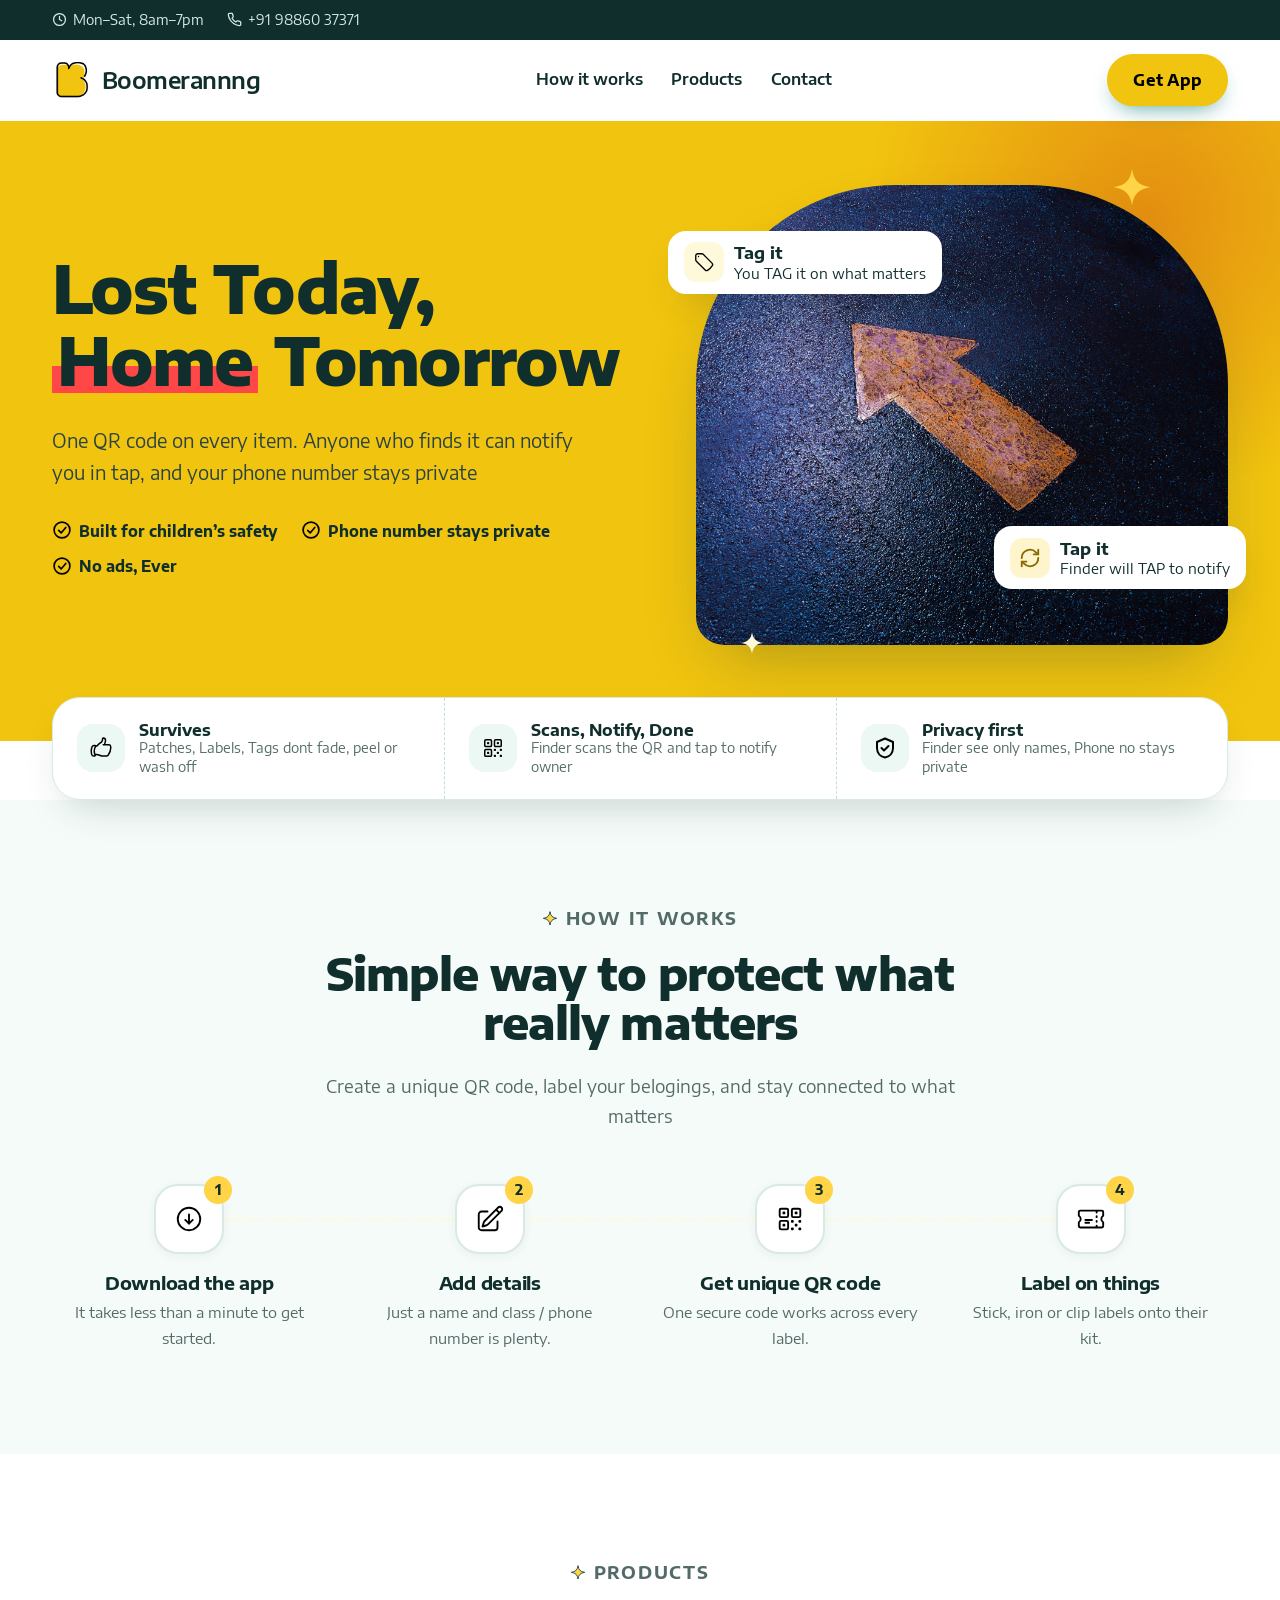
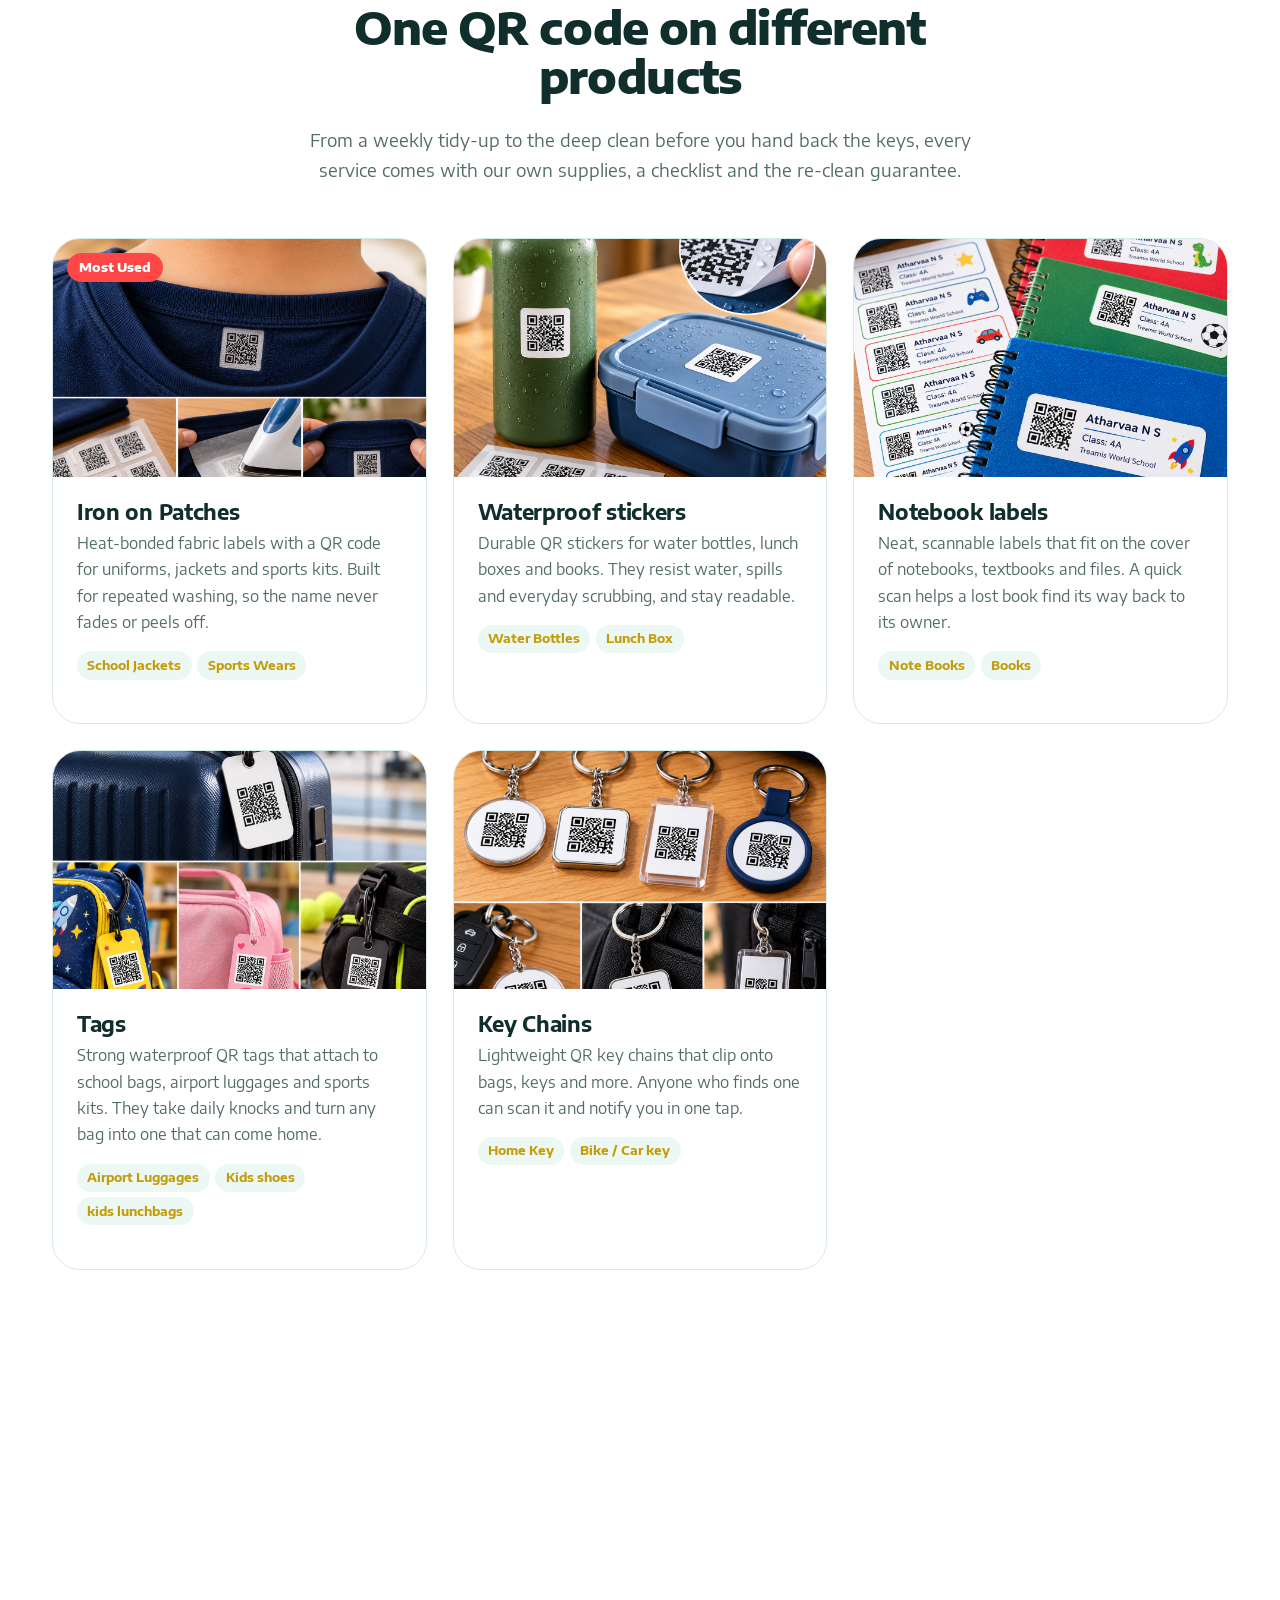
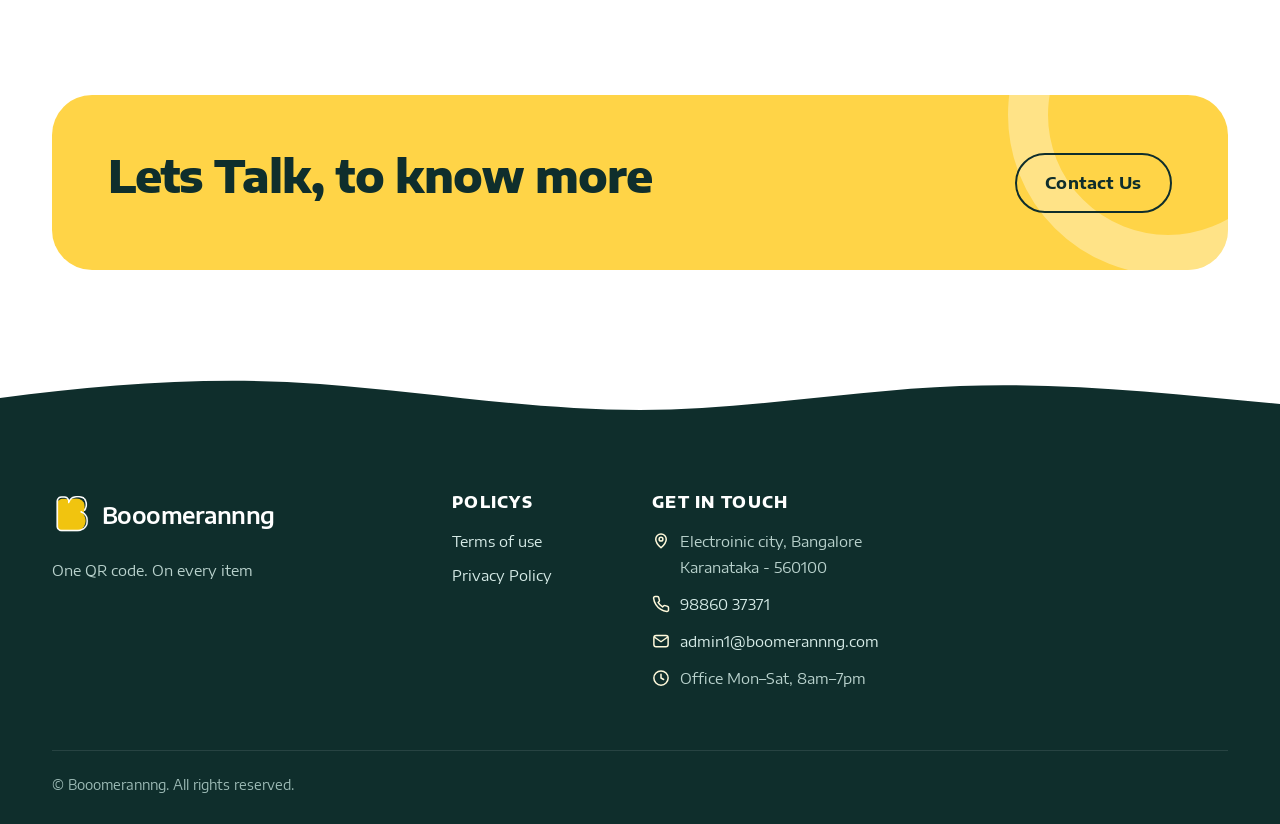
<file: Boomerannng Website/index.html>
<!DOCTYPE html>
<html lang="en">
<head>
  <script>document.documentElement.classList.add('js')</script>
  <meta charset="utf-8">
  <meta name="viewport" content="width=device-width, initial-scale=1">
  <title>Boomerannng &mdash; Home &amp; One QR code. On every item</title>
  <!-- <meta name="description" content="Freshbrook Cleaning Co.: vetted, insured cleaners for regular home cleaning, deep cleans, end-of-tenancy, carpet and upholstery and office cleaning. Get an instant quote."> -->
  <meta name="theme-color" content="#0e7c74">
  <link rel="icon" href="img/favicon.png">

  <link rel="preconnect" href="https://fonts.googleapis.com">
  <link rel="preconnect" href="https://fonts.gstatic.com" crossorigin>
  <link href="https://fonts.googleapis.com/css2?family=Encode+Sans+Semi+Expanded:wght@100;200;300;400;500;600;700;800;900&family=Play:wght@400;700&display=swap" rel="stylesheet">

  <link rel="stylesheet" href="css/vendor/bootstrap.min.css">
  <link rel="stylesheet" href="css/style.css">
</head>
<body><!-- 
  <a class="skip-link" href="#main">Skip to main content</a> -->

  <!-- ============================ ANNOUNCEMENT ============================ -->
  <div class="announce">
    <div class="container"><!-- 
      <p class="m-0">New here? Copy code "NewUser" and get upto 15% off</p> -->
      <div class="announce-meta">
        <span><svg viewBox="0 0 24 24" fill="none" stroke="currentColor" stroke-width="2" stroke-linecap="round" stroke-linejoin="round" aria-hidden="true" focusable="false"><circle cx="12" cy="12" r="9.5"/><polyline points="12 7 12 12 15.5 14"/></svg> Mon&ndash;Sat, 8am&ndash;7pm</span>
        <span><svg viewBox="0 0 24 24" fill="none" stroke="currentColor" stroke-width="2" stroke-linecap="round" stroke-linejoin="round" aria-hidden="true" focusable="false"><path d="M22 16.92v3a2 2 0 0 1-2.18 2 19.79 19.79 0 0 1-8.63-3.07 19.5 19.5 0 0 1-6-6 19.79 19.79 0 0 1-3.07-8.67A2 2 0 0 1 4.11 2h3a2 2 0 0 1 2 1.72c.13.96.36 1.9.7 2.81a2 2 0 0 1-.45 2.11L8.09 9.91a16 16 0 0 0 6 6l1.27-1.27a2 2 0 0 1 2.11-.45c.9.34 1.85.57 2.81.7A2 2 0 0 1 22 16.92z"/></svg> +91 98860 37371</span>
      </div>
    </div>
  </div>

  <!-- ============================ HEADER ============================ -->
  <header class="site-header">
    <nav class="navbar navbar-expand-lg" aria-label="Primary">
      <div class="container">
        <a class="brand" href="index.html" aria-label="Booomerannng"><img src="img/Boo_Logo.png" width="40" height="40"><span><span class="brand-name">Boomerannng</span></span></a>

        <button class="navbar-toggler" type="button" data-bs-toggle="collapse" data-bs-target="#primary-nav" aria-controls="primary-nav" aria-expanded="false" aria-label="Toggle navigation menu">
          <span class="toggler-bar"></span>
          <span class="toggler-bar"></span>
          <span class="toggler-bar"></span>
        </button>

        <div class="collapse navbar-collapse" id="primary-nav">
          <ul class="navbar-nav nav-menu mx-auto">
            <li class="nav-item"><a class="nav-link" href="index.html#howitworks">How it works</a></li>
            <li class="nav-item"><a class="nav-link" href="index.html#Products">Products</a></li>
            <!-- <li class="nav-item"><a class="nav-link" href="pricing.html">Pricing</a></li>
            <li class="nav-item"><a class="nav-link" href="carpet.html">Carpet &amp; upholstery</a></li> -->
            <li class="nav-item"><a class="nav-link" href="contact.html">Contact</a></li>
          </ul>
          <div class="nav-actions d-flex align-items-center gap-2"><!-- 
            <a class="nav-phone" href="tel:+15550142290"><svg viewBox="0 0 24 24" fill="none" stroke="currentColor" stroke-width="2" stroke-linecap="round" stroke-linejoin="round" aria-hidden="true" focusable="false"><path d="M22 16.92v3a2 2 0 0 1-2.18 2 19.79 19.79 0 0 1-8.63-3.07 19.5 19.5 0 0 1-6-6 19.79 19.79 0 0 1-3.07-8.67A2 2 0 0 1 4.11 2h3a2 2 0 0 1 2 1.72c.13.96.36 1.9.7 2.81a2 2 0 0 1-.45 2.11L8.09 9.91a16 16 0 0 0 6 6l1.27-1.27a2 2 0 0 1 2.11-.45c.9.34 1.85.57 2.81.7A2 2 0 0 1 22 16.92z"/></svg> (555) 014-2290</a> -->
            <a class="btn btn-brook" href="booking.html">Get App</a>
          </div>
        </div>
      </div>
    </nav>
  </header>

  <main id="main">

    <!-- ============================ HERO + INSTANT QUOTE ============================ -->
    <section class="hero" aria-labelledby="hero-title">
      <div class="container">
        <div class="hero-grid">
          <div class="hero-copy">
            <!-- <p class="rating-pill reveal"><span class="rp-dot">4.9</span> <span class="stars" role="img" aria-label="Rated 4.9 out of 5"><svg viewBox="0 0 24 24" aria-hidden="true" focusable="false"><path d="M12 2.5l2.9 6 6.6.8-4.9 4.5 1.3 6.5L12 17l-5.9 3.3 1.3-6.5L2.5 9.3l6.6-.8z"/></svg><svg viewBox="0 0 24 24" aria-hidden="true" focusable="false"><path d="M12 2.5l2.9 6 6.6.8-4.9 4.5 1.3 6.5L12 17l-5.9 3.3 1.3-6.5L2.5 9.3l6.6-.8z"/></svg><svg viewBox="0 0 24 24" aria-hidden="true" focusable="false"><path d="M12 2.5l2.9 6 6.6.8-4.9 4.5 1.3 6.5L12 17l-5.9 3.3 1.3-6.5L2.5 9.3l6.6-.8z"/></svg><svg viewBox="0 0 24 24" aria-hidden="true" focusable="false"><path d="M12 2.5l2.9 6 6.6.8-4.9 4.5 1.3 6.5L12 17l-5.9 3.3 1.3-6.5L2.5 9.3l6.6-.8z"/></svg><svg viewBox="0 0 24 24" aria-hidden="true" focusable="false"><path d="M12 2.5l2.9 6 6.6.8-4.9 4.5 1.3 6.5L12 17l-5.9 3.3 1.3-6.5L2.5 9.3l6.6-.8z"/></svg></span> 1,280 verified reviews</p> -->
            <h1 id="hero-title" class="reveal d1">Lost Today, <span class="mark">Home</span> Tomorrow</h1>
            <p class="hero-sub reveal d2">One QR code on every item. Anyone who finds it can notify you in tap, and your phone number stays private</p>

            <!-- Instant quote card: works as a plain GET form to pricing.html without JavaScript -->
            <!-- <div class="quote-card reveal d2" id="quote">
              <h2><svg viewBox="0 0 24 24" fill="none" stroke="currentColor" stroke-width="2" stroke-linecap="round" stroke-linejoin="round" aria-hidden="true" focusable="false"><rect x="4" y="2.5" width="16" height="19" rx="3"/><rect x="7.5" y="6" width="9" height="3.5" rx="1"/><path d="M8 13.5h.01M12 13.5h.01M16 13.5h.01M8 17.5h.01M12 17.5h.01M16 17.5h.01"/></svg> Instant quote</h2>
              <p class="qc-note">Choose a service and home size. Add extras like oven or carpets on the next step.</p>
              <form action="pricing.html" method="get" data-quick-quote>
                <div class="qc-fields">
                  <div class="qc-service">
                    <label class="form-label" for="qq-service">Service</label>
                    <select class="form-select" id="qq-service" name="service">
                      <option value="regular" selected>Regular home clean</option>
                      <option value="deep">Deep clean</option>
                      <option value="tenancy">End-of-tenancy clean</option>
                      <option value="carpet">Carpet &amp; upholstery only</option>
                    </select>
                  </div>
                  <div>
                    <label class="form-label" for="qq-bed">Bedrooms</label>
                    <select class="form-select" id="qq-bed" name="bed">
                      <option value="0">Studio</option>
                      <option value="1">1</option>
                      <option value="2" selected>2</option>
                      <option value="3">3</option>
                      <option value="4">4</option>
                      <option value="5">5+</option>
                    </select>
                  </div>
                  <div>
                    <label class="form-label" for="qq-bath">Bathrooms</label>
                    <select class="form-select" id="qq-bath" name="bath">
                      <option value="1" selected>1</option>
                      <option value="2">2</option>
                      <option value="3">3</option>
                      <option value="4">4+</option>
                    </select>
                  </div>
                </div>
                <div class="qc-foot">
                  <p class="qc-price m-0">
                    <span>Estimated from</span>
                    <output id="qq-total" for="qq-service qq-bed qq-bath" aria-live="polite">$111</output>
                    <small id="qq-unit">per visit, before extras</small>
                  </p>
                  <button class="btn btn-brook btn-lg" type="submit">Customise my quote <svg viewBox="0 0 24 24" fill="none" stroke="currentColor" stroke-width="2" stroke-linecap="round" stroke-linejoin="round" aria-hidden="true" focusable="false"><line x1="4" y1="12" x2="20" y2="12"/><polyline points="14 6 20 12 14 18"/></svg></button>
                </div>
              </form>
            </div> -->

            <ul class="hero-points reveal d3">
              <li><svg viewBox="0 0 24 24" fill="none" stroke="currentColor" stroke-width="2" stroke-linecap="round" stroke-linejoin="round" aria-hidden="true" focusable="false"><circle cx="12" cy="12" r="9.5"/><polyline points="8 12.5 11 15.5 16.5 9"/></svg> Built for children’s safety</li>
              <li><svg viewBox="0 0 24 24" fill="none" stroke="currentColor" stroke-width="2" stroke-linecap="round" stroke-linejoin="round" aria-hidden="true" focusable="false"><circle cx="12" cy="12" r="9.5"/><polyline points="8 12.5 11 15.5 16.5 9"/></svg> Phone number stays private</li>
              <li><svg viewBox="0 0 24 24" fill="none" stroke="currentColor" stroke-width="2" stroke-linecap="round" stroke-linejoin="round" aria-hidden="true" focusable="false"><circle cx="12" cy="12" r="9.5"/><polyline points="8 12.5 11 15.5 16.5 9"/></svg> No ads, Ever</li>
            </ul>
          </div>

          <div class="hero-visual reveal d1">
            <span class="sparkle s1"><svg viewBox="0 0 24 24" aria-hidden="true" focusable="false"><path d="M12 1c.8 6.2 3.8 9.2 10 10-6.2.8-9.2 3.8-10 10-.8-6.2-3.8-9.2-10-10 6.2-.8 9.2-3.8 10-10z"/></svg></span>
            <span class="sparkle s2"><svg viewBox="0 0 24 24" aria-hidden="true" focusable="false"><path d="M12 1c.8 6.2 3.8 9.2 10 10-6.2.8-9.2 3.8-10 10-.8-6.2-3.8-9.2-10-10 6.2-.8 9.2-3.8 10-10z"/></svg></span>
            <div class="hero-photo">
              <img src="img/hero.jpg" alt="Bright living room with a white sofa, patterned rug and a tidy coffee table" width="880" height="640" fetchpriority="high">
            </div>
            <div class="hero-chip c1">
              <span class="chip-ico"><svg xmlns="http://www.w3.org/2000/svg" fill="none" viewBox="0 0 24 24" stroke-width="1.5" stroke="currentColor" class="size-6">
              <path stroke-linecap="round" stroke-linejoin="round" d="M9.568 3H5.25A2.25 2.25 0 0 0 3 5.25v4.318c0 .597.237 1.17.659 1.591l9.581 9.581c.699.699 1.78.872 2.607.33a18.095 18.095 0 0 0 5.223-5.223c.542-.827.369-1.908-.33-2.607L11.16 3.66A2.25 2.25 0 0 0 9.568 3Z" />
              <path stroke-linecap="round" stroke-linejoin="round" d="M6 6h.008v.008H6V6Z" />
            </svg></span>
              <span><strong>Tag it</strong>You TAG it on what matters</span>
            </div>
            <div class="hero-chip c2">
              <span class="chip-ico"><svg viewBox="0 0 24 24" fill="none" stroke="currentColor" stroke-width="2" stroke-linecap="round" stroke-linejoin="round" aria-hidden="true" focusable="false"><path d="M3 12a9 9 0 0 1 15.5-6.2L21 8"/><polyline points="21 3 21 8 16 8"/><path d="M21 12a9 9 0 0 1-15.5 6.2L3 16"/><polyline points="3 21 3 16 8 16"/></svg></span>
              <span><strong>Tap it</strong>Finder will TAP to notify</span>
            </div>
          </div>
        </div>
      </div>
    </section>

    <!-- ============================ TRUST STRIP ============================ -->
    <section class="trust-strip" aria-label="Why clients trust Freshbrook">
      <div class="container">
        <div class="trust-row">
          <div class="trust-item"><span class="ti-ico"><svg xmlns="http://www.w3.org/2000/svg" fill="none" viewBox="0 0 24 24" stroke-width="1.5" stroke="currentColor" class="size-6"><path stroke-linecap="round" stroke-linejoin="round" d="M6.633 10.25c.806 0 1.533-.446 2.031-1.08a9.041 9.041 0 0 1 2.861-2.4c.723-.384 1.35-.956 1.653-1.715a4.498 4.498 0 0 0 .322-1.672V2.75a.75.75 0 0 1 .75-.75 2.25 2.25 0 0 1 2.25 2.25c0 1.152-.26 2.243-.723 3.218-.266.558.107 1.282.725 1.282m0 0h3.126c1.026 0 1.945.694 2.054 1.715.045.422.068.85.068 1.285a11.95 11.95 0 0 1-2.649 7.521c-.388.482-.987.729-1.605.729H13.48c-.483 0-.964-.078-1.423-.23l-3.114-1.04a4.501 4.501 0 0 0-1.423-.23H5.904m10.598-9.75H14.25M5.904 18.5c.083.205.173.405.27.602.197.4-.078.898-.523.898h-.908c-.889 0-1.713-.518-1.972-1.368a12 12 0 0 1-.521-3.507c0-1.553.295-3.036.831-4.398C3.387 9.953 4.167 9.5 5 9.5h1.053c.472 0 .745.556.5.96a8.958 8.958 0 0 0-1.302 4.665c0 1.194.232 2.333.654 3.375Z" /></svg>
          </span><p class="m-0"><strong>Survives</strong><span>Patches, Labels, Tags dont fade, peel or wash off</span></p></div>
          <div class="trust-item"><span class="ti-ico"><svg xmlns="http://www.w3.org/2000/svg" fill="none" viewBox="0 0 24 24" stroke-width="1.5" stroke="currentColor" class="size-6">
          <path stroke-linecap="round" stroke-linejoin="round" d="M3.75 4.875c0-.621.504-1.125 1.125-1.125h4.5c.621 0 1.125.504 1.125 1.125v4.5c0 .621-.504 1.125-1.125 1.125h-4.5A1.125 1.125 0 0 1 3.75 9.375v-4.5ZM3.75 14.625c0-.621.504-1.125 1.125-1.125h4.5c.621 0 1.125.504 1.125 1.125v4.5c0 .621-.504 1.125-1.125 1.125h-4.5a1.125 1.125 0 0 1-1.125-1.125v-4.5ZM13.5 4.875c0-.621.504-1.125 1.125-1.125h4.5c.621 0 1.125.504 1.125 1.125v4.5c0 .621-.504 1.125-1.125 1.125h-4.5A1.125 1.125 0 0 1 13.5 9.375v-4.5Z" />
          <path stroke-linecap="round" stroke-linejoin="round" d="M6.75 6.75h.75v.75h-.75v-.75ZM6.75 16.5h.75v.75h-.75v-.75ZM16.5 6.75h.75v.75h-.75v-.75ZM13.5 13.5h.75v.75h-.75v-.75ZM13.5 19.5h.75v.75h-.75v-.75ZM19.5 13.5h.75v.75h-.75v-.75ZM19.5 19.5h.75v.75h-.75v-.75ZM16.5 16.5h.75v.75h-.75v-.75Z" />
        </svg></span><p class="m-0"><strong>Scans, Notify, Done</strong><span>Finder scans the QR and tap to notify owner</span></p></div>
          <div class="trust-item"><span class="ti-ico"><svg viewBox="0 0 24 24" fill="none" stroke="currentColor" stroke-width="2" stroke-linecap="round" stroke-linejoin="round" aria-hidden="true" focusable="false"><path d="M12 2.5 4 6v6c0 4.9 3.4 8.6 8 9.5 4.6-.9 8-4.6 8-9.5V6l-8-3.5z"/><polyline points="8.5 12 11 14.5 15.5 10"/></svg></span><p class="m-0"><strong>Privacy first</strong><span>Finder see only names, Phone no stays private</span></p></div>
        </div>
      </div>
    </section>

    <!-- ============================ HOW IT WORKS ============================ -->
    <section class="section bg-mist" id="howitworks" aria-labelledby="how-title">
      <div class="container">
        <div class="section-head center reveal">
          <p class="eyebrow"><svg viewBox="0 0 24 24" aria-hidden="true" focusable="false"><path d="M12 1c.8 6.2 3.8 9.2 10 10-6.2.8-9.2 3.8-10 10-.8-6.2-3.8-9.2-10-10 6.2-.8 9.2-3.8 10-10z"/></svg> How it works</p>
          <h2 id="how-title">Simple way to protect what really matters</h2>
          <p>Create a unique QR code, label your belogings, and stay connected to what matters</p>
        </div>
        <ol class="steps">
          <li class="step reveal">
            <span class="step-num"><svg xmlns="http://www.w3.org/2000/svg" fill="none" viewBox="0 0 24 24" stroke-width="1.5" stroke="currentColor" class="size-6">
            <path stroke-linecap="round" stroke-linejoin="round" d="m9 12.75 3 3m0 0 3-3m-3 3v-7.5M21 12a9 9 0 1 1-18 0 9 9 0 0 1 18 0Z" /></svg><b>1</b></span>
            <div><h3>Download the app</h3><p>It takes less than a minute to get started.</p></div>
          </li>
          <li class="step reveal d1">
            <span class="step-num"><svg xmlns="http://www.w3.org/2000/svg" fill="none" viewBox="0 0 24 24" stroke-width="1.5" stroke="currentColor" class="size-6">
            <path stroke-linecap="round" stroke-linejoin="round" d="m16.862 4.487 1.687-1.688a1.875 1.875 0 1 1 2.652 2.652L10.582 16.07a4.5 4.5 0 0 1-1.897 1.13L6 18l.8-2.685a4.5 4.5 0 0 1 1.13-1.897l8.932-8.931Zm0 0L19.5 7.125M18 14v4.75A2.25 2.25 0 0 1 15.75 21H5.25A2.25 2.25 0 0 1 3 18.75V8.25A2.25 2.25 0 0 1 5.25 6H10" />
          </svg><b>2</b></span>
            <div><h3>Add details</h3><p>Just a name and class / phone number is plenty.</p></div>
          </li>
          <li class="step reveal d2">
            <span class="step-num"><svg xmlns="http://www.w3.org/2000/svg" fill="none" viewBox="0 0 24 24" stroke-width="1.5" stroke="currentColor" class="size-6">
            <path stroke-linecap="round" stroke-linejoin="round" d="M3.75 4.875c0-.621.504-1.125 1.125-1.125h4.5c.621 0 1.125.504 1.125 1.125v4.5c0 .621-.504 1.125-1.125 1.125h-4.5A1.125 1.125 0 0 1 3.75 9.375v-4.5ZM3.75 14.625c0-.621.504-1.125 1.125-1.125h4.5c.621 0 1.125.504 1.125 1.125v4.5c0 .621-.504 1.125-1.125 1.125h-4.5a1.125 1.125 0 0 1-1.125-1.125v-4.5ZM13.5 4.875c0-.621.504-1.125 1.125-1.125h4.5c.621 0 1.125.504 1.125 1.125v4.5c0 .621-.504 1.125-1.125 1.125h-4.5A1.125 1.125 0 0 1 13.5 9.375v-4.5Z" />
            <path stroke-linecap="round" stroke-linejoin="round" d="M6.75 6.75h.75v.75h-.75v-.75ZM6.75 16.5h.75v.75h-.75v-.75ZM16.5 6.75h.75v.75h-.75v-.75ZM13.5 13.5h.75v.75h-.75v-.75ZM13.5 19.5h.75v.75h-.75v-.75ZM19.5 13.5h.75v.75h-.75v-.75ZM19.5 19.5h.75v.75h-.75v-.75ZM16.5 16.5h.75v.75h-.75v-.75Z" />
          </svg><b>3</b></span>
            <div><h3>Get unique QR code</h3><p>One secure code works across every label.</p></div>
          </li>
          <li class="step reveal d3">
            <span class="step-num"><svg xmlns="http://www.w3.org/2000/svg" fill="none" viewBox="0 0 24 24" stroke-width="1.5" stroke="currentColor" class="size-6">
            <path stroke-linecap="round" stroke-linejoin="round" d="M16.5 6v.75m0 3v.75m0 3v.75m0 3V18m-9-5.25h5.25M7.5 15h3M3.375 5.25c-.621 0-1.125.504-1.125 1.125v3.026a2.999 2.999 0 0 1 0 5.198v3.026c0 .621.504 1.125 1.125 1.125h17.25c.621 0 1.125-.504 1.125-1.125v-3.026a2.999 2.999 0 0 1 0-5.198V6.375c0-.621-.504-1.125-1.125-1.125H3.375Z" />
          </svg><b>4</b></span>
            <div><h3>Label on things</h3><p>Stick, iron or clip labels onto their kit.</p></div>
          </li>
        </ol>
      </div>
    </section>

    <!-- ============================ SERVICES ============================ -->
    <section class="section" id="Products" aria-labelledby="services-title">
      <div class="container">
        <div class="section-head center reveal">
          <p class="eyebrow"><svg viewBox="0 0 24 24" aria-hidden="true" focusable="false"><path d="M12 1c.8 6.2 3.8 9.2 10 10-6.2.8-9.2 3.8-10 10-.8-6.2-3.8-9.2-10-10 6.2-.8 9.2-3.8 10-10z"/></svg> Products</p>
          <h2 id="services-title">One QR code on different products</h2>
          <p>From a weekly tidy-up to the deep clean before you hand back the keys, every service comes with our own supplies, a checklist and the re-clean guarantee.</p>
        </div>

        <div class="svc-grid">
          <article class="svc-card reveal">
            <div class="svc-media">
              <img src="img/Patches.png" alt="Living room with a coral sofa, cushions and a wooden coffee table" width="720" height="520" loading="lazy">
              <span class="svc-tag hot">Most Used</span>
            </div>
            <div class="svc-body">
              <h3>Iron on Patches</h3>
              <p>Heat-bonded fabric labels with a QR code for uniforms, jackets and sports kits. Built for repeated washing, so the name never fades or peels off.</p>
              <ul class="svc-list"><li>School Jackets</li><li>Sports Wears</li></ul>
              <!-- <div class="svc-meta">
                <span class="svc-price">from <strong>$89</strong> / visit</span>
                <a class="link-arrow" href="pricing.html?service=regular">Get a price <span class="visually-hidden">for regular home cleaning</span><svg viewBox="0 0 24 24" fill="none" stroke="currentColor" stroke-width="2" stroke-linecap="round" stroke-linejoin="round" aria-hidden="true" focusable="false"><line x1="4" y1="12" x2="20" y2="12"/><polyline points="14 6 20 12 14 18"/></svg></a>
              </div> -->
            </div>
          </article>

          <article class="svc-card reveal d1">
            <div class="svc-media">
              <img src="img/Stickers.png" alt="Clean white farmhouse kitchen with a bay window above the sink" width="720" height="520" loading="lazy">
            </div>
            <div class="svc-body">
              <h3>Waterproof stickers</h3>
              <p>Durable QR stickers for water bottles, lunch boxes and books. They resist water, spills and everyday scrubbing, and stay readable.</p>
              <ul class="svc-list"><li>Water Bottles</li><li>Lunch Box</li></ul>
              <!-- <div class="svc-meta">
                <span class="svc-price">from <strong>$159</strong></span>
                <a class="link-arrow" href="pricing.html?service=deep">Get a price <span class="visually-hidden">for a deep clean</span><svg viewBox="0 0 24 24" fill="none" stroke="currentColor" stroke-width="2" stroke-linecap="round" stroke-linejoin="round" aria-hidden="true" focusable="false"><line x1="4" y1="12" x2="20" y2="12"/><polyline points="14 6 20 12 14 18"/></svg></a>
              </div> -->
            </div>
          </article>

          <article class="svc-card reveal d2">
            <div class="svc-media">
              <img src="img/Labels.png" alt="Empty room with polished wooden floorboards and a white radiator" width="720" height="520" loading="lazy">
            </div>
            <div class="svc-body">
              <h3>Notebook labels</h3>
              <p>Neat, scannable labels that fit on the cover of notebooks, textbooks and files. A quick scan helps a lost book find its way back to its owner.</p>
              <ul class="svc-list"><li>Note Books</li><li>Books</li></ul>
              <!-- <div class="svc-meta">
                <span class="svc-price">from <strong>$199</strong></span>
                <a class="link-arrow" href="pricing.html?service=tenancy">Get a price <span class="visually-hidden">for an end-of-tenancy clean</span><svg viewBox="0 0 24 24" fill="none" stroke="currentColor" stroke-width="2" stroke-linecap="round" stroke-linejoin="round" aria-hidden="true" focusable="false"><line x1="4" y1="12" x2="20" y2="12"/><polyline points="14 6 20 12 14 18"/></svg></a>
              </div> -->
            </div>
          </article>

          <article class="svc-card reveal">
            <div class="svc-media">
              <img src="img/Tags.png" alt="Vacuum cleaner head on a dark wooden floor" width="720" height="520" loading="lazy">
            </div>
            <div class="svc-body">
              <h3>Tags</h3>
              <p>Strong waterproof QR tags that attach to school bags, airport luggages and sports kits. They take daily knocks and turn any bag into one that can come home.</p>
              <ul class="svc-list"><li>Airport Luggages</li><li>Kids shoes</li><li>kids lunchbags</li></ul>
              <!-- <div class="svc-meta">
                <span class="svc-price">from <strong>$35</strong> / room</span>
                <a class="link-arrow" href="carpet.html">Learn more <span class="visually-hidden">about carpet and upholstery cleaning</span><svg viewBox="0 0 24 24" fill="none" stroke="currentColor" stroke-width="2" stroke-linecap="round" stroke-linejoin="round" aria-hidden="true" focusable="false"><line x1="4" y1="12" x2="20" y2="12"/><polyline points="14 6 20 12 14 18"/></svg></a>
              </div> -->
            </div>
          </article>

          <article class="svc-card reveal d1">
            <div class="svc-media">
              <img src="img/KeyChains.png" alt="Open-plan office with a grey sofa, long white table and chairs" width="720" height="520" loading="lazy">
            </div>
            <div class="svc-body">
              <h3>Key Chains</h3>
              <p>Lightweight QR key chains that clip onto bags, keys and more. Anyone who finds one can scan it and notify you in one tap.</p>
              <ul class="svc-list"><li>Home Key</li><li>Bike / Car key</li></ul>
              <!-- <div class="svc-meta">
                <span class="svc-price">Free site visit</span>
                <a class="link-arrow" href="contact.html?topic=office">Request a visit <span class="visually-hidden">for office cleaning</span><svg viewBox="0 0 24 24" fill="none" stroke="currentColor" stroke-width="2" stroke-linecap="round" stroke-linejoin="round" aria-hidden="true" focusable="false"><line x1="4" y1="12" x2="20" y2="12"/><polyline points="14 6 20 12 14 18"/></svg></a>
              </div> -->
            </div>
          </article>
          <br>
          <article class="svc-card cta-card reveal d2">
            <div class="svc-body">
              <span class="svc-tag hot">Coming Soon</span>
              <h3>NFC labels</h3>
              <p>Stick on your car or bike, people scan it and reach you on a masked call. Your number stays completely private. They are for items, not for tracking children.</p>
              <!-- <div><a class="btn btn-lemon" href="pricing.html">Get an instant quote <svg viewBox="0 0 24 24" fill="none" stroke="currentColor" stroke-width="2" stroke-linecap="round" stroke-linejoin="round" aria-hidden="true" focusable="false"><line x1="4" y1="12" x2="20" y2="12"/><polyline points="14 6 20 12 14 18"/></svg></a></div>
            </div> -->
          </article>
          <article class="svc-card cta-card reveal d2">
            <div class="svc-body">
              <span class="svc-tag hot">Coming Soon</span>
              <h3>Air Tags</h3>
              <p>Bluetooth smart tags for belongings, that help you locate them through a nearby phone or tracking network. They are for items, not for tracking children.</p>
              <!-- <div><a class="btn btn-lemon" href="pricing.html">Get an instant quote <svg viewBox="0 0 24 24" fill="none" stroke="currentColor" stroke-width="2" stroke-linecap="round" stroke-linejoin="round" aria-hidden="true" focusable="false"><line x1="4" y1="12" x2="20" y2="12"/><polyline points="14 6 20 12 14 18"/></svg></a></div>
            </div> -->
          </article>
        </div>
      </div>
    </section>


    <!-- ============================ CHECKLIST ============================ -->
    <!-- <section class="section" id="checklist" aria-labelledby="checklist-title">
      <div class="container">
        <div class="checklist-wrap">
          <figure class="checklist-photo m-0 reveal">
            <img src="img/bathroom.jpg" alt="Bright bathroom with white bath robes hanging by a window" width="900" height="640" loading="lazy">
            <figcaption><strong>Signed off, room by room.</strong> Your cleaner ticks off the checklist before leaving and sends it to you with a photo of anything we couldn&rsquo;t reach.</figcaption>
          </figure>

          <div class="reveal d1">
            <p class="eyebrow"><svg viewBox="0 0 24 24" aria-hidden="true" focusable="false"><path d="M12 1c.8 6.2 3.8 9.2 10 10-6.2.8-9.2 3.8-10 10-.8-6.2-3.8-9.2-10-10 6.2-.8 9.2-3.8 10-10z"/></svg> What&rsquo;s included</p>
            <h2 id="checklist-title">Every room, every time</h2>
            <p class="lead-copy">Here is what each service covers. Anything marked add-on can be added to your quote on the pricing page.</p>

            <div class="tabs" data-tabs>
              <div class="tablist" role="tablist" aria-label="Rooms">
                <button class="tab-btn" type="button" role="tab" id="tab-kitchen" aria-controls="panel-kitchen" aria-selected="true"><svg viewBox="0 0 24 24" fill="none" stroke="currentColor" stroke-width="2" stroke-linecap="round" stroke-linejoin="round" aria-hidden="true" focusable="false"><rect x="3" y="3" width="18" height="18" rx="2.5"/><rect x="6.5" y="9.5" width="11" height="8" rx="1.5"/><path d="M7 6h.01M10 6h.01M13 6h4"/></svg> Kitchen</button>
                <button class="tab-btn" type="button" role="tab" id="tab-bath" aria-controls="panel-bath" aria-selected="false" tabindex="-1"><svg viewBox="0 0 24 24" fill="none" stroke="currentColor" stroke-width="2" stroke-linecap="round" stroke-linejoin="round" aria-hidden="true" focusable="false"><path d="M4 12V6a2 2 0 0 1 3.7-1"/><path d="M2 12h20v3a5 5 0 0 1-5 5H7a5 5 0 0 1-5-5z"/><path d="M6 20l-1 2M18 20l1 2"/></svg> Bathrooms</button>
                <button class="tab-btn" type="button" role="tab" id="tab-living" aria-controls="panel-living" aria-selected="false" tabindex="-1"><svg viewBox="0 0 24 24" fill="none" stroke="currentColor" stroke-width="2" stroke-linecap="round" stroke-linejoin="round" aria-hidden="true" focusable="false"><path d="M3 19V6M3 13h18v6M21 19v-4a3 3 0 0 0-3-3h-7v1"/><circle cx="7" cy="10" r="2"/></svg> Bedrooms &amp; living</button>
              </div>

              <div class="tab-panel" role="tabpanel" id="panel-kitchen" aria-labelledby="tab-kitchen" tabindex="0">
                <h3 class="panel-title">Kitchen</h3>
                <table class="check-table">
                  <caption class="visually-hidden">Kitchen tasks included in each service</caption>
                  <thead><tr><th scope="col">Task</th><th scope="col">Regular</th><th scope="col">Deep</th><th scope="col">Move-out</th></tr></thead>
                  <tbody>
                    <tr><th scope="row">Wipe worktops, splashbacks and sink</th><td><span class="yes"><svg viewBox="0 0 24 24" fill="none" stroke="currentColor" stroke-width="2" stroke-linecap="round" stroke-linejoin="round" aria-hidden="true" focusable="false"><polyline points="20 6 9 17 4 12"/></svg><span class="visually-hidden">Included</span></span></td><td><span class="yes"><svg viewBox="0 0 24 24" fill="none" stroke="currentColor" stroke-width="2" stroke-linecap="round" stroke-linejoin="round" aria-hidden="true" focusable="false"><polyline points="20 6 9 17 4 12"/></svg><span class="visually-hidden">Included</span></span></td><td><span class="yes"><svg viewBox="0 0 24 24" fill="none" stroke="currentColor" stroke-width="2" stroke-linecap="round" stroke-linejoin="round" aria-hidden="true" focusable="false"><polyline points="20 6 9 17 4 12"/></svg><span class="visually-hidden">Included</span></span></td></tr>
                    <tr><th scope="row">Clean hob and outside of appliances</th><td><span class="yes"><svg viewBox="0 0 24 24" fill="none" stroke="currentColor" stroke-width="2" stroke-linecap="round" stroke-linejoin="round" aria-hidden="true" focusable="false"><polyline points="20 6 9 17 4 12"/></svg><span class="visually-hidden">Included</span></span></td><td><span class="yes"><svg viewBox="0 0 24 24" fill="none" stroke="currentColor" stroke-width="2" stroke-linecap="round" stroke-linejoin="round" aria-hidden="true" focusable="false"><polyline points="20 6 9 17 4 12"/></svg><span class="visually-hidden">Included</span></span></td><td><span class="yes"><svg viewBox="0 0 24 24" fill="none" stroke="currentColor" stroke-width="2" stroke-linecap="round" stroke-linejoin="round" aria-hidden="true" focusable="false"><polyline points="20 6 9 17 4 12"/></svg><span class="visually-hidden">Included</span></span></td></tr>
                    <tr><th scope="row">Empty bins and wash bin lids</th><td><span class="yes"><svg viewBox="0 0 24 24" fill="none" stroke="currentColor" stroke-width="2" stroke-linecap="round" stroke-linejoin="round" aria-hidden="true" focusable="false"><polyline points="20 6 9 17 4 12"/></svg><span class="visually-hidden">Included</span></span></td><td><span class="yes"><svg viewBox="0 0 24 24" fill="none" stroke="currentColor" stroke-width="2" stroke-linecap="round" stroke-linejoin="round" aria-hidden="true" focusable="false"><polyline points="20 6 9 17 4 12"/></svg><span class="visually-hidden">Included</span></span></td><td><span class="yes"><svg viewBox="0 0 24 24" fill="none" stroke="currentColor" stroke-width="2" stroke-linecap="round" stroke-linejoin="round" aria-hidden="true" focusable="false"><polyline points="20 6 9 17 4 12"/></svg><span class="visually-hidden">Included</span></span></td></tr>
                    <tr><th scope="row">Degrease extractor hood and filters</th><td><span class="no"><svg viewBox="0 0 24 24" fill="none" stroke="currentColor" stroke-width="2" stroke-linecap="round" stroke-linejoin="round" aria-hidden="true" focusable="false"><line x1="5" y1="12" x2="19" y2="12"/></svg><span class="visually-hidden">Not included</span></span></td><td><span class="yes"><svg viewBox="0 0 24 24" fill="none" stroke="currentColor" stroke-width="2" stroke-linecap="round" stroke-linejoin="round" aria-hidden="true" focusable="false"><polyline points="20 6 9 17 4 12"/></svg><span class="visually-hidden">Included</span></span></td><td><span class="yes"><svg viewBox="0 0 24 24" fill="none" stroke="currentColor" stroke-width="2" stroke-linecap="round" stroke-linejoin="round" aria-hidden="true" focusable="false"><polyline points="20 6 9 17 4 12"/></svg><span class="visually-hidden">Included</span></span></td></tr>
                    <tr><th scope="row">Wipe inside cupboards and drawers</th><td><span class="no"><svg viewBox="0 0 24 24" fill="none" stroke="currentColor" stroke-width="2" stroke-linecap="round" stroke-linejoin="round" aria-hidden="true" focusable="false"><line x1="5" y1="12" x2="19" y2="12"/></svg><span class="visually-hidden">Not included</span></span></td><td><span class="yes"><svg viewBox="0 0 24 24" fill="none" stroke="currentColor" stroke-width="2" stroke-linecap="round" stroke-linejoin="round" aria-hidden="true" focusable="false"><polyline points="20 6 9 17 4 12"/></svg><span class="visually-hidden">Included</span></span></td><td><span class="yes"><svg viewBox="0 0 24 24" fill="none" stroke="currentColor" stroke-width="2" stroke-linecap="round" stroke-linejoin="round" aria-hidden="true" focusable="false"><polyline points="20 6 9 17 4 12"/></svg><span class="visually-hidden">Included</span></span></td></tr>
                    <tr><th scope="row">Inside oven and fridge</th><td><span class="add">Add-on</span></td><td><span class="add">Add-on</span></td><td><span class="yes"><svg viewBox="0 0 24 24" fill="none" stroke="currentColor" stroke-width="2" stroke-linecap="round" stroke-linejoin="round" aria-hidden="true" focusable="false"><polyline points="20 6 9 17 4 12"/></svg><span class="visually-hidden">Included</span></span></td></tr>
                    <tr><th scope="row">Descale taps and polish the sink</th><td><span class="no"><svg viewBox="0 0 24 24" fill="none" stroke="currentColor" stroke-width="2" stroke-linecap="round" stroke-linejoin="round" aria-hidden="true" focusable="false"><line x1="5" y1="12" x2="19" y2="12"/></svg><span class="visually-hidden">Not included</span></span></td><td><span class="yes"><svg viewBox="0 0 24 24" fill="none" stroke="currentColor" stroke-width="2" stroke-linecap="round" stroke-linejoin="round" aria-hidden="true" focusable="false"><polyline points="20 6 9 17 4 12"/></svg><span class="visually-hidden">Included</span></span></td><td><span class="yes"><svg viewBox="0 0 24 24" fill="none" stroke="currentColor" stroke-width="2" stroke-linecap="round" stroke-linejoin="round" aria-hidden="true" focusable="false"><polyline points="20 6 9 17 4 12"/></svg><span class="visually-hidden">Included</span></span></td></tr>
                  </tbody>
                </table>
              </div>

              <div class="tab-panel" role="tabpanel" id="panel-bath" aria-labelledby="tab-bath" tabindex="0">
                <h3 class="panel-title">Bathrooms</h3>
                <table class="check-table">
                  <caption class="visually-hidden">Bathroom tasks included in each service</caption>
                  <thead><tr><th scope="col">Task</th><th scope="col">Regular</th><th scope="col">Deep</th><th scope="col">Move-out</th></tr></thead>
                  <tbody>
                    <tr><th scope="row">Clean toilet, basin, bath and shower</th><td><span class="yes"><svg viewBox="0 0 24 24" fill="none" stroke="currentColor" stroke-width="2" stroke-linecap="round" stroke-linejoin="round" aria-hidden="true" focusable="false"><polyline points="20 6 9 17 4 12"/></svg><span class="visually-hidden">Included</span></span></td><td><span class="yes"><svg viewBox="0 0 24 24" fill="none" stroke="currentColor" stroke-width="2" stroke-linecap="round" stroke-linejoin="round" aria-hidden="true" focusable="false"><polyline points="20 6 9 17 4 12"/></svg><span class="visually-hidden">Included</span></span></td><td><span class="yes"><svg viewBox="0 0 24 24" fill="none" stroke="currentColor" stroke-width="2" stroke-linecap="round" stroke-linejoin="round" aria-hidden="true" focusable="false"><polyline points="20 6 9 17 4 12"/></svg><span class="visually-hidden">Included</span></span></td></tr>
                    <tr><th scope="row">Polish mirrors, taps and chrome</th><td><span class="yes"><svg viewBox="0 0 24 24" fill="none" stroke="currentColor" stroke-width="2" stroke-linecap="round" stroke-linejoin="round" aria-hidden="true" focusable="false"><polyline points="20 6 9 17 4 12"/></svg><span class="visually-hidden">Included</span></span></td><td><span class="yes"><svg viewBox="0 0 24 24" fill="none" stroke="currentColor" stroke-width="2" stroke-linecap="round" stroke-linejoin="round" aria-hidden="true" focusable="false"><polyline points="20 6 9 17 4 12"/></svg><span class="visually-hidden">Included</span></span></td><td><span class="yes"><svg viewBox="0 0 24 24" fill="none" stroke="currentColor" stroke-width="2" stroke-linecap="round" stroke-linejoin="round" aria-hidden="true" focusable="false"><polyline points="20 6 9 17 4 12"/></svg><span class="visually-hidden">Included</span></span></td></tr>
                    <tr><th scope="row">Mop floors and wipe skirting</th><td><span class="yes"><svg viewBox="0 0 24 24" fill="none" stroke="currentColor" stroke-width="2" stroke-linecap="round" stroke-linejoin="round" aria-hidden="true" focusable="false"><polyline points="20 6 9 17 4 12"/></svg><span class="visually-hidden">Included</span></span></td><td><span class="yes"><svg viewBox="0 0 24 24" fill="none" stroke="currentColor" stroke-width="2" stroke-linecap="round" stroke-linejoin="round" aria-hidden="true" focusable="false"><polyline points="20 6 9 17 4 12"/></svg><span class="visually-hidden">Included</span></span></td><td><span class="yes"><svg viewBox="0 0 24 24" fill="none" stroke="currentColor" stroke-width="2" stroke-linecap="round" stroke-linejoin="round" aria-hidden="true" focusable="false"><polyline points="20 6 9 17 4 12"/></svg><span class="visually-hidden">Included</span></span></td></tr>
                    <tr><th scope="row">Remove limescale from screens and tiles</th><td><span class="no"><svg viewBox="0 0 24 24" fill="none" stroke="currentColor" stroke-width="2" stroke-linecap="round" stroke-linejoin="round" aria-hidden="true" focusable="false"><line x1="5" y1="12" x2="19" y2="12"/></svg><span class="visually-hidden">Not included</span></span></td><td><span class="yes"><svg viewBox="0 0 24 24" fill="none" stroke="currentColor" stroke-width="2" stroke-linecap="round" stroke-linejoin="round" aria-hidden="true" focusable="false"><polyline points="20 6 9 17 4 12"/></svg><span class="visually-hidden">Included</span></span></td><td><span class="yes"><svg viewBox="0 0 24 24" fill="none" stroke="currentColor" stroke-width="2" stroke-linecap="round" stroke-linejoin="round" aria-hidden="true" focusable="false"><polyline points="20 6 9 17 4 12"/></svg><span class="visually-hidden">Included</span></span></td></tr>
                    <tr><th scope="row">Scrub grout and silicone seals</th><td><span class="no"><svg viewBox="0 0 24 24" fill="none" stroke="currentColor" stroke-width="2" stroke-linecap="round" stroke-linejoin="round" aria-hidden="true" focusable="false"><line x1="5" y1="12" x2="19" y2="12"/></svg><span class="visually-hidden">Not included</span></span></td><td><span class="yes"><svg viewBox="0 0 24 24" fill="none" stroke="currentColor" stroke-width="2" stroke-linecap="round" stroke-linejoin="round" aria-hidden="true" focusable="false"><polyline points="20 6 9 17 4 12"/></svg><span class="visually-hidden">Included</span></span></td><td><span class="yes"><svg viewBox="0 0 24 24" fill="none" stroke="currentColor" stroke-width="2" stroke-linecap="round" stroke-linejoin="round" aria-hidden="true" focusable="false"><polyline points="20 6 9 17 4 12"/></svg><span class="visually-hidden">Included</span></span></td></tr>
                    <tr><th scope="row">Wipe extractor fan cover</th><td><span class="no"><svg viewBox="0 0 24 24" fill="none" stroke="currentColor" stroke-width="2" stroke-linecap="round" stroke-linejoin="round" aria-hidden="true" focusable="false"><line x1="5" y1="12" x2="19" y2="12"/></svg><span class="visually-hidden">Not included</span></span></td><td><span class="yes"><svg viewBox="0 0 24 24" fill="none" stroke="currentColor" stroke-width="2" stroke-linecap="round" stroke-linejoin="round" aria-hidden="true" focusable="false"><polyline points="20 6 9 17 4 12"/></svg><span class="visually-hidden">Included</span></span></td><td><span class="yes"><svg viewBox="0 0 24 24" fill="none" stroke="currentColor" stroke-width="2" stroke-linecap="round" stroke-linejoin="round" aria-hidden="true" focusable="false"><polyline points="20 6 9 17 4 12"/></svg><span class="visually-hidden">Included</span></span></td></tr>
                  </tbody>
                </table>
              </div>

              <div class="tab-panel" role="tabpanel" id="panel-living" aria-labelledby="tab-living" tabindex="0">
                <h3 class="panel-title">Bedrooms &amp; living areas</h3>
                <table class="check-table">
                  <caption class="visually-hidden">Bedroom and living area tasks included in each service</caption>
                  <thead><tr><th scope="col">Task</th><th scope="col">Regular</th><th scope="col">Deep</th><th scope="col">Move-out</th></tr></thead>
                  <tbody>
                    <tr><th scope="row">Dust surfaces, shelves and skirting boards</th><td><span class="yes"><svg viewBox="0 0 24 24" fill="none" stroke="currentColor" stroke-width="2" stroke-linecap="round" stroke-linejoin="round" aria-hidden="true" focusable="false"><polyline points="20 6 9 17 4 12"/></svg><span class="visually-hidden">Included</span></span></td><td><span class="yes"><svg viewBox="0 0 24 24" fill="none" stroke="currentColor" stroke-width="2" stroke-linecap="round" stroke-linejoin="round" aria-hidden="true" focusable="false"><polyline points="20 6 9 17 4 12"/></svg><span class="visually-hidden">Included</span></span></td><td><span class="yes"><svg viewBox="0 0 24 24" fill="none" stroke="currentColor" stroke-width="2" stroke-linecap="round" stroke-linejoin="round" aria-hidden="true" focusable="false"><polyline points="20 6 9 17 4 12"/></svg><span class="visually-hidden">Included</span></span></td></tr>
                    <tr><th scope="row">Vacuum carpets and mop hard floors</th><td><span class="yes"><svg viewBox="0 0 24 24" fill="none" stroke="currentColor" stroke-width="2" stroke-linecap="round" stroke-linejoin="round" aria-hidden="true" focusable="false"><polyline points="20 6 9 17 4 12"/></svg><span class="visually-hidden">Included</span></span></td><td><span class="yes"><svg viewBox="0 0 24 24" fill="none" stroke="currentColor" stroke-width="2" stroke-linecap="round" stroke-linejoin="round" aria-hidden="true" focusable="false"><polyline points="20 6 9 17 4 12"/></svg><span class="visually-hidden">Included</span></span></td><td><span class="yes"><svg viewBox="0 0 24 24" fill="none" stroke="currentColor" stroke-width="2" stroke-linecap="round" stroke-linejoin="round" aria-hidden="true" focusable="false"><polyline points="20 6 9 17 4 12"/></svg><span class="visually-hidden">Included</span></span></td></tr>
                    <tr><th scope="row">Make beds (fresh linen if left out)</th><td><span class="yes"><svg viewBox="0 0 24 24" fill="none" stroke="currentColor" stroke-width="2" stroke-linecap="round" stroke-linejoin="round" aria-hidden="true" focusable="false"><polyline points="20 6 9 17 4 12"/></svg><span class="visually-hidden">Included</span></span></td><td><span class="yes"><svg viewBox="0 0 24 24" fill="none" stroke="currentColor" stroke-width="2" stroke-linecap="round" stroke-linejoin="round" aria-hidden="true" focusable="false"><polyline points="20 6 9 17 4 12"/></svg><span class="visually-hidden">Included</span></span></td><td><span class="no"><svg viewBox="0 0 24 24" fill="none" stroke="currentColor" stroke-width="2" stroke-linecap="round" stroke-linejoin="round" aria-hidden="true" focusable="false"><line x1="5" y1="12" x2="19" y2="12"/></svg><span class="visually-hidden">Not included</span></span></td></tr>
                    <tr><th scope="row">Wipe switches, handles and door frames</th><td><span class="yes"><svg viewBox="0 0 24 24" fill="none" stroke="currentColor" stroke-width="2" stroke-linecap="round" stroke-linejoin="round" aria-hidden="true" focusable="false"><polyline points="20 6 9 17 4 12"/></svg><span class="visually-hidden">Included</span></span></td><td><span class="yes"><svg viewBox="0 0 24 24" fill="none" stroke="currentColor" stroke-width="2" stroke-linecap="round" stroke-linejoin="round" aria-hidden="true" focusable="false"><polyline points="20 6 9 17 4 12"/></svg><span class="visually-hidden">Included</span></span></td><td><span class="yes"><svg viewBox="0 0 24 24" fill="none" stroke="currentColor" stroke-width="2" stroke-linecap="round" stroke-linejoin="round" aria-hidden="true" focusable="false"><polyline points="20 6 9 17 4 12"/></svg><span class="visually-hidden">Included</span></span></td></tr>
                    <tr><th scope="row">Dust light fittings and picture frames</th><td><span class="no"><svg viewBox="0 0 24 24" fill="none" stroke="currentColor" stroke-width="2" stroke-linecap="round" stroke-linejoin="round" aria-hidden="true" focusable="false"><line x1="5" y1="12" x2="19" y2="12"/></svg><span class="visually-hidden">Not included</span></span></td><td><span class="yes"><svg viewBox="0 0 24 24" fill="none" stroke="currentColor" stroke-width="2" stroke-linecap="round" stroke-linejoin="round" aria-hidden="true" focusable="false"><polyline points="20 6 9 17 4 12"/></svg><span class="visually-hidden">Included</span></span></td><td><span class="yes"><svg viewBox="0 0 24 24" fill="none" stroke="currentColor" stroke-width="2" stroke-linecap="round" stroke-linejoin="round" aria-hidden="true" focusable="false"><polyline points="20 6 9 17 4 12"/></svg><span class="visually-hidden">Included</span></span></td></tr>
                    <tr><th scope="row">Inside wardrobes and drawers</th><td><span class="no"><svg viewBox="0 0 24 24" fill="none" stroke="currentColor" stroke-width="2" stroke-linecap="round" stroke-linejoin="round" aria-hidden="true" focusable="false"><line x1="5" y1="12" x2="19" y2="12"/></svg><span class="visually-hidden">Not included</span></span></td><td><span class="no"><svg viewBox="0 0 24 24" fill="none" stroke="currentColor" stroke-width="2" stroke-linecap="round" stroke-linejoin="round" aria-hidden="true" focusable="false"><line x1="5" y1="12" x2="19" y2="12"/></svg><span class="visually-hidden">Not included</span></span></td><td><span class="yes"><svg viewBox="0 0 24 24" fill="none" stroke="currentColor" stroke-width="2" stroke-linecap="round" stroke-linejoin="round" aria-hidden="true" focusable="false"><polyline points="20 6 9 17 4 12"/></svg><span class="visually-hidden">Included</span></span></td></tr>
                    <tr><th scope="row">Interior windows and sills</th><td><span class="add">Add-on</span></td><td><span class="yes"><svg viewBox="0 0 24 24" fill="none" stroke="currentColor" stroke-width="2" stroke-linecap="round" stroke-linejoin="round" aria-hidden="true" focusable="false"><polyline points="20 6 9 17 4 12"/></svg><span class="visually-hidden">Included</span></span></td><td><span class="yes"><svg viewBox="0 0 24 24" fill="none" stroke="currentColor" stroke-width="2" stroke-linecap="round" stroke-linejoin="round" aria-hidden="true" focusable="false"><polyline points="20 6 9 17 4 12"/></svg><span class="visually-hidden">Included</span></span></td></tr>
                  </tbody>
                </table>
              </div>
            </div>
            <p class="check-legend">Carpet steam cleaning and upholstery can be added to any service, or booked on their own.</p>
          </div>
        </div>
      </div>
    </section> -->

    <!-- ============================ ECO NOTE ============================ -->
    <!-- <section class="section pt-0" id="eco" aria-labelledby="eco-title">
      <div class="container">
        <div class="eco on-dark reveal">
          <div class="eco-copy">
            <p class="eyebrow"><svg viewBox="0 0 24 24" aria-hidden="true" focusable="false"><path d="M12 1c.8 6.2 3.8 9.2 10 10-6.2.8-9.2 3.8-10 10-.8-6.2-3.8-9.2-10-10 6.2-.8 9.2-3.8 10-10z"/></svg> A greener clean</p>
            <h2 id="eco-title">Kind to your home, your pets and the river</h2>
            <p>Our standard kit is plant-based and lightly scented, mixed from concentrates into refillable bottles at our Brookside Lane base.</p>
            <ul class="eco-list">
              <li><span class="e-ico"><svg viewBox="0 0 24 24" fill="none" stroke="currentColor" stroke-width="2" stroke-linecap="round" stroke-linejoin="round" aria-hidden="true" focusable="false"><path d="M5 21c0-9 5-15 16-16-1 11-7 16-16 16z"/><path d="M5 21c3-5 6-8 10-10"/></svg></span><span><strong>Plant-based products</strong>Biodegradable, with no chlorine bleach unless you ask for it.</span></li>
              <li><span class="e-ico"><svg viewBox="0 0 24 24" fill="none" stroke="currentColor" stroke-width="2" stroke-linecap="round" stroke-linejoin="round" aria-hidden="true" focusable="false"><path d="M7 19H4.8a1.8 1.8 0 0 1-1.6-2.7L6 11.5"/><path d="M11 19h8.2a1.8 1.8 0 0 0 1.6-2.7L19.5 14"/><polyline points="14 16 11 19 14 22"/><path d="M8.3 6.3 9.5 4.3a1.8 1.8 0 0 1 3 0l3.8 6.4"/><polyline points="16.8 7.2 16.3 10.7 12.8 10.2"/><polyline points="3.7 10.1 6 11.5 7.5 8.8"/></svg></span><span><strong>Refill, don&rsquo;t rebuy</strong>Concentrates mean far fewer plastic bottles in the van.</span></li>
              <li><span class="e-ico"><svg viewBox="0 0 24 24" fill="none" stroke="currentColor" stroke-width="2" stroke-linecap="round" stroke-linejoin="round" aria-hidden="true" focusable="false"><rect x="3" y="8" width="18" height="10" rx="3"/><path d="M3 12h18M7 15h.01M11 15.5h.01M15 15h.01M18 15.5h.01"/></svg></span><span><strong>Colour-coded microfibre</strong>Separate cloths per room, washed hot after every clean.</span></li>
              <li><span class="e-ico"><svg viewBox="0 0 24 24" fill="none" stroke="currentColor" stroke-width="2" stroke-linecap="round" stroke-linejoin="round" aria-hidden="true" focusable="false"><path d="M3 8h11a3 3 0 1 0-3-3"/><path d="M3 12h16a3 3 0 1 1-3 3"/><path d="M3 16h7"/></svg></span><span><strong>HEPA vacuums</strong>Trap fine dust and pet dander, which helps with allergies.</span></li>
            </ul>
            <p class="eco-note">Sensitive to fragrance, or have a product you love? Tell us when you book and we&rsquo;ll bring an unscented kit or use yours, at no extra charge.</p>
          </div>
          <div class="eco-photo">
            <img src="img/eco.jpg" alt="Potted green plant on a sunny windowsill behind a sheer curtain" width="900" height="700" loading="lazy">
          </div>
        </div>
      </div>
    </section> -->

    <!-- ============================ TRUST ============================ -->
   <!--  <section class="section bg-mint" id="trust" aria-labelledby="trust-title">
      <div class="container">
        <div class="section-head center reveal">
          <p class="eyebrow"><svg viewBox="0 0 24 24" aria-hidden="true" focusable="false"><path d="M12 1c.8 6.2 3.8 9.2 10 10-6.2.8-9.2 3.8-10 10-.8-6.2-3.8-9.2-10-10 6.2-.8 9.2-3.8 10-10z"/></svg> Why Freshbrook</p>
          <h2 id="trust-title">Who we send into your home matters</h2>
          <p>We hire slowly, train properly and put every promise in writing.</p>
        </div>
        <div class="promise-grid">
          <article class="promise reveal">
            <span class="p-ico"><svg viewBox="0 0 24 24" fill="none" stroke="currentColor" stroke-width="2" stroke-linecap="round" stroke-linejoin="round" aria-hidden="true" focusable="false"><circle cx="9" cy="8" r="4"/><path d="M2 21c0-3.9 3.1-7 7-7 1.5 0 2.9.5 4 1.2"/><polyline points="15 18 17 20 22 15"/></svg></span>
            <h3>Vetted, trained cleaners</h3>
            <p>Every cleaner is interviewed in person, ID and reference checked, background checked and paid a fair hourly wage.</p>
            <ul class="ticks"><li>Background check before the first clean</li><li>Three weeks of paid training</li><li>The same cleaner for regular visits</li></ul>
          </article>
          <article class="promise reveal d1">
            <span class="p-ico"><svg viewBox="0 0 24 24" fill="none" stroke="currentColor" stroke-width="2" stroke-linecap="round" stroke-linejoin="round" aria-hidden="true" focusable="false"><path d="M12 2.5 4 6v6c0 4.9 3.4 8.6 8 9.5 4.6-.9 8-4.6 8-9.5V6l-8-3.5z"/><polyline points="8.5 12 11 14.5 15.5 10"/></svg></span>
            <h3>Insured, start to finish</h3>
            <p>We carry $2M public liability insurance and accidental breakage cover, so a knocked vase never becomes your problem.</p>
            <ul class="ticks"><li>$2M public liability</li><li>Accidental breakage cover</li><li>Keys stored with coded tags, never your address</li></ul>
          </article>
          <article class="promise reveal d2">
            <span class="p-ico"><svg viewBox="0 0 24 24" fill="none" stroke="currentColor" stroke-width="2" stroke-linecap="round" stroke-linejoin="round" aria-hidden="true" focusable="false"><path d="M3 12a9 9 0 0 1 15.5-6.2L21 8"/><polyline points="21 3 21 8 16 8"/><path d="M21 12a9 9 0 0 1-15.5 6.2L3 16"/><polyline points="3 21 3 16 8 16"/></svg></span>
            <h3>Satisfaction guarantee</h3>
            <p>If something isn&rsquo;t right, tell us within 48 hours and we&rsquo;ll come back and re-clean that area for free.</p>
            <ul class="ticks"><li>Free re-clean within 48 hours</li><li>Pay only after the clean</li><li>Free cancellation up to 24 hours before</li></ul>
          </article>
        </div>
        <div class="stats">
          <div class="stat reveal"><b data-count="14200" data-suffix="+">14,200+</b><span>cleans completed</span></div>
          <div class="stat reveal d1"><b data-count="4.9" data-decimals="1" data-suffix="/5">4.9/5</b><span>average from 1,280 reviews</span></div>
          <div class="stat reveal d2"><b data-count="96" data-suffix="%">96%</b><span>of regular clients rebook</span></div>
          <div class="stat reveal d3"><b data-count="38">38</b><span>vetted cleaners on the team</span></div>
        </div>
      </div>
    </section> -->

    <!-- ============================ REVIEWS ============================ -->
    <!-- <section class="section" id="reviews" aria-labelledby="reviews-title">
      <div class="container">
        <div class="d-flex flex-wrap justify-content-between align-items-end gap-4 mb-5">
          <div class="reveal" style="max-width: 600px">
            <p class="eyebrow"><svg viewBox="0 0 24 24" aria-hidden="true" focusable="false"><path d="M12 1c.8 6.2 3.8 9.2 10 10-6.2.8-9.2 3.8-10 10-.8-6.2-3.8-9.2-10-10 6.2-.8 9.2-3.8 10-10z"/></svg> Reviews</p>
            <h2 id="reviews-title" class="mb-0">Neighbours who stopped dreading Sundays</h2>
          </div>
          <div class="review-summary reveal d1">
            <span class="review-score">4.9</span>
            <span><span class="stars" role="img" aria-label="Rated 4.9 out of 5"><svg viewBox="0 0 24 24" aria-hidden="true" focusable="false"><path d="M12 2.5l2.9 6 6.6.8-4.9 4.5 1.3 6.5L12 17l-5.9 3.3 1.3-6.5L2.5 9.3l6.6-.8z"/></svg><svg viewBox="0 0 24 24" aria-hidden="true" focusable="false"><path d="M12 2.5l2.9 6 6.6.8-4.9 4.5 1.3 6.5L12 17l-5.9 3.3 1.3-6.5L2.5 9.3l6.6-.8z"/></svg><svg viewBox="0 0 24 24" aria-hidden="true" focusable="false"><path d="M12 2.5l2.9 6 6.6.8-4.9 4.5 1.3 6.5L12 17l-5.9 3.3 1.3-6.5L2.5 9.3l6.6-.8z"/></svg><svg viewBox="0 0 24 24" aria-hidden="true" focusable="false"><path d="M12 2.5l2.9 6 6.6.8-4.9 4.5 1.3 6.5L12 17l-5.9 3.3 1.3-6.5L2.5 9.3l6.6-.8z"/></svg><svg viewBox="0 0 24 24" aria-hidden="true" focusable="false"><path d="M12 2.5l2.9 6 6.6.8-4.9 4.5 1.3 6.5L12 17l-5.9 3.3 1.3-6.5L2.5 9.3l6.6-.8z"/></svg></span><br><span class="text-body-secondary small">from 1,280 verified reviews</span></span>
          </div>
        </div>
        <div class="review-grid">
          <figure class="review featured m-0 reveal">
            <span class="svc-chip">Deep clean</span>
            <span class="stars" role="img" aria-label="Rated 5 out of 5"><svg viewBox="0 0 24 24" aria-hidden="true" focusable="false"><path d="M12 2.5l2.9 6 6.6.8-4.9 4.5 1.3 6.5L12 17l-5.9 3.3 1.3-6.5L2.5 9.3l6.6-.8z"/></svg><svg viewBox="0 0 24 24" aria-hidden="true" focusable="false"><path d="M12 2.5l2.9 6 6.6.8-4.9 4.5 1.3 6.5L12 17l-5.9 3.3 1.3-6.5L2.5 9.3l6.6-.8z"/></svg><svg viewBox="0 0 24 24" aria-hidden="true" focusable="false"><path d="M12 2.5l2.9 6 6.6.8-4.9 4.5 1.3 6.5L12 17l-5.9 3.3 1.3-6.5L2.5 9.3l6.6-.8z"/></svg><svg viewBox="0 0 24 24" aria-hidden="true" focusable="false"><path d="M12 2.5l2.9 6 6.6.8-4.9 4.5 1.3 6.5L12 17l-5.9 3.3 1.3-6.5L2.5 9.3l6.6-.8z"/></svg><svg viewBox="0 0 24 24" aria-hidden="true" focusable="false"><path d="M12 2.5l2.9 6 6.6.8-4.9 4.5 1.3 6.5L12 17l-5.9 3.3 1.3-6.5L2.5 9.3l6.6-.8z"/></svg></span>
            <blockquote>We came back from a week away to a flat that smelled of nothing at all, which is exactly what I wanted. Dana even shifted the limescale on the shower screen I&rsquo;d given up on.</blockquote>
            <figcaption class="review-who"><span class="avatar" aria-hidden="true">PK</span><span><strong>Priya K.</strong><span>Riverside</span></span></figcaption>
          </figure>
          <figure class="review m-0 reveal d1">
            <span class="svc-chip">End-of-tenancy</span>
            <span class="stars" role="img" aria-label="Rated 5 out of 5"><svg viewBox="0 0 24 24" aria-hidden="true" focusable="false"><path d="M12 2.5l2.9 6 6.6.8-4.9 4.5 1.3 6.5L12 17l-5.9 3.3 1.3-6.5L2.5 9.3l6.6-.8z"/></svg><svg viewBox="0 0 24 24" aria-hidden="true" focusable="false"><path d="M12 2.5l2.9 6 6.6.8-4.9 4.5 1.3 6.5L12 17l-5.9 3.3 1.3-6.5L2.5 9.3l6.6-.8z"/></svg><svg viewBox="0 0 24 24" aria-hidden="true" focusable="false"><path d="M12 2.5l2.9 6 6.6.8-4.9 4.5 1.3 6.5L12 17l-5.9 3.3 1.3-6.5L2.5 9.3l6.6-.8z"/></svg><svg viewBox="0 0 24 24" aria-hidden="true" focusable="false"><path d="M12 2.5l2.9 6 6.6.8-4.9 4.5 1.3 6.5L12 17l-5.9 3.3 1.3-6.5L2.5 9.3l6.6-.8z"/></svg><svg viewBox="0 0 24 24" aria-hidden="true" focusable="false"><path d="M12 2.5l2.9 6 6.6.8-4.9 4.5 1.3 6.5L12 17l-5.9 3.3 1.3-6.5L2.5 9.3l6.6-.8z"/></svg></span>
            <blockquote>Booked the day before our checkout. The agent didn&rsquo;t flag a single thing and our full deposit came back in nine days.</blockquote>
            <figcaption class="review-who"><span class="avatar a2" aria-hidden="true">MO</span><span><strong>Marcus O.</strong><span>Eastgate</span></span></figcaption>
          </figure>
          <figure class="review m-0 reveal d2">
            <span class="svc-chip">Upholstery</span>
            <span class="stars" role="img" aria-label="Rated 5 out of 5"><svg viewBox="0 0 24 24" aria-hidden="true" focusable="false"><path d="M12 2.5l2.9 6 6.6.8-4.9 4.5 1.3 6.5L12 17l-5.9 3.3 1.3-6.5L2.5 9.3l6.6-.8z"/></svg><svg viewBox="0 0 24 24" aria-hidden="true" focusable="false"><path d="M12 2.5l2.9 6 6.6.8-4.9 4.5 1.3 6.5L12 17l-5.9 3.3 1.3-6.5L2.5 9.3l6.6-.8z"/></svg><svg viewBox="0 0 24 24" aria-hidden="true" focusable="false"><path d="M12 2.5l2.9 6 6.6.8-4.9 4.5 1.3 6.5L12 17l-5.9 3.3 1.3-6.5L2.5 9.3l6.6-.8z"/></svg><svg viewBox="0 0 24 24" aria-hidden="true" focusable="false"><path d="M12 2.5l2.9 6 6.6.8-4.9 4.5 1.3 6.5L12 17l-5.9 3.3 1.3-6.5L2.5 9.3l6.6-.8z"/></svg><svg viewBox="0 0 24 24" aria-hidden="true" focusable="false"><path d="M12 2.5l2.9 6 6.6.8-4.9 4.5 1.3 6.5L12 17l-5.9 3.3 1.3-6.5L2.5 9.3l6.6-.8z"/></svg></span>
            <blockquote>Two cats and one cream sofa. The upholstery clean took out marks I thought were permanent, and it was dry by dinner.</blockquote>
            <figcaption class="review-who"><span class="avatar a3" aria-hidden="true">HL</span><span><strong>Hannah L.</strong><span>Millbrook</span></span></figcaption>
          </figure>
          <figure class="review m-0 reveal">
            <span class="svc-chip">Regular cleaning</span>
            <span class="stars" role="img" aria-label="Rated 5 out of 5"><svg viewBox="0 0 24 24" aria-hidden="true" focusable="false"><path d="M12 2.5l2.9 6 6.6.8-4.9 4.5 1.3 6.5L12 17l-5.9 3.3 1.3-6.5L2.5 9.3l6.6-.8z"/></svg><svg viewBox="0 0 24 24" aria-hidden="true" focusable="false"><path d="M12 2.5l2.9 6 6.6.8-4.9 4.5 1.3 6.5L12 17l-5.9 3.3 1.3-6.5L2.5 9.3l6.6-.8z"/></svg><svg viewBox="0 0 24 24" aria-hidden="true" focusable="false"><path d="M12 2.5l2.9 6 6.6.8-4.9 4.5 1.3 6.5L12 17l-5.9 3.3 1.3-6.5L2.5 9.3l6.6-.8z"/></svg><svg viewBox="0 0 24 24" aria-hidden="true" focusable="false"><path d="M12 2.5l2.9 6 6.6.8-4.9 4.5 1.3 6.5L12 17l-5.9 3.3 1.3-6.5L2.5 9.3l6.6-.8z"/></svg><svg viewBox="0 0 24 24" aria-hidden="true" focusable="false"><path d="M12 2.5l2.9 6 6.6.8-4.9 4.5 1.3 6.5L12 17l-5.9 3.3 1.3-6.5L2.5 9.3l6.6-.8z"/></svg></span>
            <blockquote>Same cleaner every other Thursday for over a year. She notices things, and she reorganised the cleaning cupboard so I can actually find the bin bags.</blockquote>
            <figcaption class="review-who"><span class="avatar a4" aria-hidden="true">TR</span><span><strong>Tom R.</strong><span>Old Quay</span></span></figcaption>
          </figure>
          <figure class="review m-0 reveal d1">
            <span class="svc-chip">Office cleaning</span>
            <span class="stars" role="img" aria-label="Rated 5 out of 5"><svg viewBox="0 0 24 24" aria-hidden="true" focusable="false"><path d="M12 2.5l2.9 6 6.6.8-4.9 4.5 1.3 6.5L12 17l-5.9 3.3 1.3-6.5L2.5 9.3l6.6-.8z"/></svg><svg viewBox="0 0 24 24" aria-hidden="true" focusable="false"><path d="M12 2.5l2.9 6 6.6.8-4.9 4.5 1.3 6.5L12 17l-5.9 3.3 1.3-6.5L2.5 9.3l6.6-.8z"/></svg><svg viewBox="0 0 24 24" aria-hidden="true" focusable="false"><path d="M12 2.5l2.9 6 6.6.8-4.9 4.5 1.3 6.5L12 17l-5.9 3.3 1.3-6.5L2.5 9.3l6.6-.8z"/></svg><svg viewBox="0 0 24 24" aria-hidden="true" focusable="false"><path d="M12 2.5l2.9 6 6.6.8-4.9 4.5 1.3 6.5L12 17l-5.9 3.3 1.3-6.5L2.5 9.3l6.6-.8z"/></svg><svg viewBox="0 0 24 24" aria-hidden="true" focusable="false"><path d="M12 2.5l2.9 6 6.6.8-4.9 4.5 1.3 6.5L12 17l-5.9 3.3 1.3-6.5L2.5 9.3l6.6-.8z"/></svg></span>
            <blockquote>Our studio is cleaned at 6am before anyone arrives. Washrooms restocked, bins out, kitchen spotless, and the invoice is one line a month.</blockquote>
            <figcaption class="review-who"><span class="avatar a5" aria-hidden="true">SF</span><span><strong>Studio Fennick</strong><span>Kings Mill</span></span></figcaption>
          </figure>
          <figure class="review m-0 reveal d2">
            <span class="svc-chip">Regular cleaning</span>
            <span class="stars" role="img" aria-label="Rated 4 out of 5"><svg viewBox="0 0 24 24" aria-hidden="true" focusable="false"><path d="M12 2.5l2.9 6 6.6.8-4.9 4.5 1.3 6.5L12 17l-5.9 3.3 1.3-6.5L2.5 9.3l6.6-.8z"/></svg><svg viewBox="0 0 24 24" aria-hidden="true" focusable="false"><path d="M12 2.5l2.9 6 6.6.8-4.9 4.5 1.3 6.5L12 17l-5.9 3.3 1.3-6.5L2.5 9.3l6.6-.8z"/></svg><svg viewBox="0 0 24 24" aria-hidden="true" focusable="false"><path d="M12 2.5l2.9 6 6.6.8-4.9 4.5 1.3 6.5L12 17l-5.9 3.3 1.3-6.5L2.5 9.3l6.6-.8z"/></svg><svg viewBox="0 0 24 24" aria-hidden="true" focusable="false"><path d="M12 2.5l2.9 6 6.6.8-4.9 4.5 1.3 6.5L12 17l-5.9 3.3 1.3-6.5L2.5 9.3l6.6-.8z"/></svg><svg viewBox="0 0 24 24" aria-hidden="true" focusable="false"><path d="M12 2.5l2.9 6 6.6.8-4.9 4.5 1.3 6.5L12 17l-5.9 3.3 1.3-6.5L2.5 9.3l6.6-.8z"/></svg></span>
            <blockquote>The quote on the website was within six dollars of the final price. No upsell at the door, just a very clean kitchen. Arrival was 20 minutes into the window, which is why it&rsquo;s four stars.</blockquote>
            <figcaption class="review-who"><span class="avatar a2" aria-hidden="true">GA</span><span><strong>Grace A.</strong><span>Larkfield</span></span></figcaption>
          </figure>
        </div>
      </div>
    </section> -->

    <!-- ============================ FAQ ============================ -->
    <!-- <section class="section bg-mist" id="faq" aria-labelledby="faq-title">
      <div class="container">
        <div class="faq-wrap">
          <div class="faq-aside reveal">
            <p class="eyebrow"><svg viewBox="0 0 24 24" aria-hidden="true" focusable="false"><path d="M12 1c.8 6.2 3.8 9.2 10 10-6.2.8-9.2 3.8-10 10-.8-6.2-3.8-9.2-10-10 6.2-.8 9.2-3.8 10-10z"/></svg> FAQ</p>
            <h2 id="faq-title">Questions, answered</h2>
            <p class="lead-copy">The things people ask before their first clean.</p>
            <div class="help-card">
              <h3>Still unsure?</h3>
              <p>Our office team answers Monday to Saturday, 7am to 7pm.</p>
              <a class="btn btn-ghost btn-sm" href="tel:+15550142290"><svg viewBox="0 0 24 24" fill="none" stroke="currentColor" stroke-width="2" stroke-linecap="round" stroke-linejoin="round" aria-hidden="true" focusable="false"><path d="M22 16.92v3a2 2 0 0 1-2.18 2 19.79 19.79 0 0 1-8.63-3.07 19.5 19.5 0 0 1-6-6 19.79 19.79 0 0 1-3.07-8.67A2 2 0 0 1 4.11 2h3a2 2 0 0 1 2 1.72c.13.96.36 1.9.7 2.81a2 2 0 0 1-.45 2.11L8.09 9.91a16 16 0 0 0 6 6l1.27-1.27a2 2 0 0 1 2.11-.45c.9.34 1.85.57 2.81.7A2 2 0 0 1 22 16.92z"/></svg> (555) 014-2290</a>
            </div>
          </div>
          <div class="faq reveal d1">
            <details open>
              <summary>Do I need to be home during the clean?</summary>
              <div class="faq-body"><p>No. Many clients leave a key in a lockbox or with a concierge, and you can add access notes when you book. Keys we hold are stored with coded tags that never show your address.</p></div>
            </details>
            <details>
              <summary>Do you bring your own supplies and equipment?</summary>
              <div class="faq-body"><p>Yes. Every cleaner arrives with a HEPA vacuum, a mop, colour-coded microfibre cloths and our plant-based products. If you&rsquo;d rather we used your own products, leave them out and add a note to your booking.</p></div>
            </details>
            <details>
              <summary>How is the price worked out?</summary>
              <div class="faq-body"><p>Each service has a base price for a studio or one-bedroom home with one bathroom. Extra bedrooms, bathrooms and add-ons such as the oven or carpet rooms are added on top, and regular cleans get a frequency discount. The calculator shows an estimate; if your home turns out to be very different from the booking, we call you before starting.</p></div>
            </details>
            <details>
              <summary>What if I need to cancel or move my booking?</summary>
              <div class="faq-body"><p>Changes and cancellations are free up to 24 hours before your arrival window. Inside 24 hours there is a $25 late change fee, because your cleaner has already set the time aside.</p></div>
            </details>
            <details>
              <summary>Will I get the same cleaner each time?</summary>
              <div class="faq-body"><p>For regular cleans, yes. When your cleaner is on holiday we send a team member who has your notes, and we tell you who is coming the day before.</p></div>
            </details>
            <details>
              <summary>Can you clean the carpets on the same visit?</summary>
              <div class="faq-body"><p>Yes. Add carpet rooms, stairs or sofa seats in the quote calculator and a carpet technician joins the visit with the extraction machine. See the <a href="carpet.html">carpet and upholstery page</a> for drying times and stain advice.</p></div>
            </details>
          </div>
        </div>
      </div>
    </section> -->

    <!-- ============================ CTA ============================ -->
    <section class="section-sm" id="contactus" aria-labelledby="cta-title">
      <div class="container">
        <div class="cta-band reveal">
          <div>
            <h2 id="cta-title">Lets Talk, to know more</h2><!-- 
            <p>No account, no phone call, no obligation. See your price, then pick a time.</p> -->
          </div>
          <div class="cta-actions">
            <a class="btn btn-ghost btn-lg" href="contact.html">Contact Us</a>
          </div>
        </div>
      </div>
    </section>

  </main>

  <!-- ============================ FOOTER ============================ -->
   <footer class="site-footer">
    <div class="container">
      <div class="row gx-4 gy-5">
        <div class="col-lg-4">
          <a class="brand" href="index.html" aria-label="Freshbrook Cleaning Co. home"><img src="img/Boo_Logo_white.png" width="40" height="40"><span><span class="brand-name">Booomerannng</span></span></a>
          <p class="footer-about">One QR code. On every item</p><!-- 
          <div class="footer-badges"><span>Fully insured</span><span>Background-checked team</span><span>Eco products</span></div> -->
        </div>
        <!-- <div class="col-6 col-md-4 col-lg-2">
          <h2>Products</h2>
          <ul class="footer-links">
            <li><a href="index.html#services">Regular home cleaning</a></li>
            <li><a href="pricing.html?service=deep">Deep clean</a></li>
            <li><a href="pricing.html?service=tenancy">End-of-tenancy</a></li>
            <li><a href="carpet.html">Carpet &amp; upholstery</a></li>
            <li><a href="contact.html?topic=office">Office cleaning</a></li>
          </ul>
        </div> -->
        <div class="col-6 col-md-4 col-lg-2">
          <h2>Policys</h2>
          <ul class="footer-links">
            <li><a href="termsofuse.html">Terms of use</a></li>
            <li><a href="privacypolicy.html">Privacy Policy</a></li>
          </ul>
        </div>
        <div class="col-md-4 col-lg-4">
          <h2>Get in touch</h2>
          <ul class="footer-contact">
            <li><svg viewBox="0 0 24 24" fill="none" stroke="currentColor" stroke-width="2" stroke-linecap="round" stroke-linejoin="round" aria-hidden="true" focusable="false"><path d="M12 21s-7-6.2-7-11.5a7 7 0 0 1 14 0C19 14.8 12 21 12 21z"/><circle cx="12" cy="9.5" r="2.5"/></svg><span>Electroinic city, Bangalore<br>Karanataka - 560100</span></li>
            <li><svg viewBox="0 0 24 24" fill="none" stroke="currentColor" stroke-width="2" stroke-linecap="round" stroke-linejoin="round" aria-hidden="true" focusable="false"><path d="M22 16.92v3a2 2 0 0 1-2.18 2 19.79 19.79 0 0 1-8.63-3.07 19.5 19.5 0 0 1-6-6 19.79 19.79 0 0 1-3.07-8.67A2 2 0 0 1 4.11 2h3a2 2 0 0 1 2 1.72c.13.96.36 1.9.7 2.81a2 2 0 0 1-.45 2.11L8.09 9.91a16 16 0 0 0 6 6l1.27-1.27a2 2 0 0 1 2.11-.45c.9.34 1.85.57 2.81.7A2 2 0 0 1 22 16.92z"/></svg><a href="tel:+919886037371">98860 37371</a></li>
            <li><svg viewBox="0 0 24 24" fill="none" stroke="currentColor" stroke-width="2" stroke-linecap="round" stroke-linejoin="round" aria-hidden="true" focusable="false"><rect x="2.5" y="4.5" width="19" height="15" rx="3"/><path d="m3.5 7 8.5 6 8.5-6"/></svg><a href="mailto:admin1@Boomerannng.com">admin1@boomerannng.com</a></li>
            <li><svg viewBox="0 0 24 24" fill="none" stroke="currentColor" stroke-width="2" stroke-linecap="round" stroke-linejoin="round" aria-hidden="true" focusable="false"><circle cx="12" cy="12" r="9.5"/><polyline points="12 7 12 12 15.5 14"/></svg><span>Office Mon&ndash;Sat, 8am&ndash;7pm</span></li>
          </ul>
        </div>
      </div>
      <div class="footer-bottom">
        <span>&copy; Booomerannng. All rights reserved.</span>
      </div>
    </div>
  </footer>

  <script src="js/vendor/bootstrap.bundle.min.js"></script>
  <script src="js/main.js"></script>
</body>
</html>
</file>
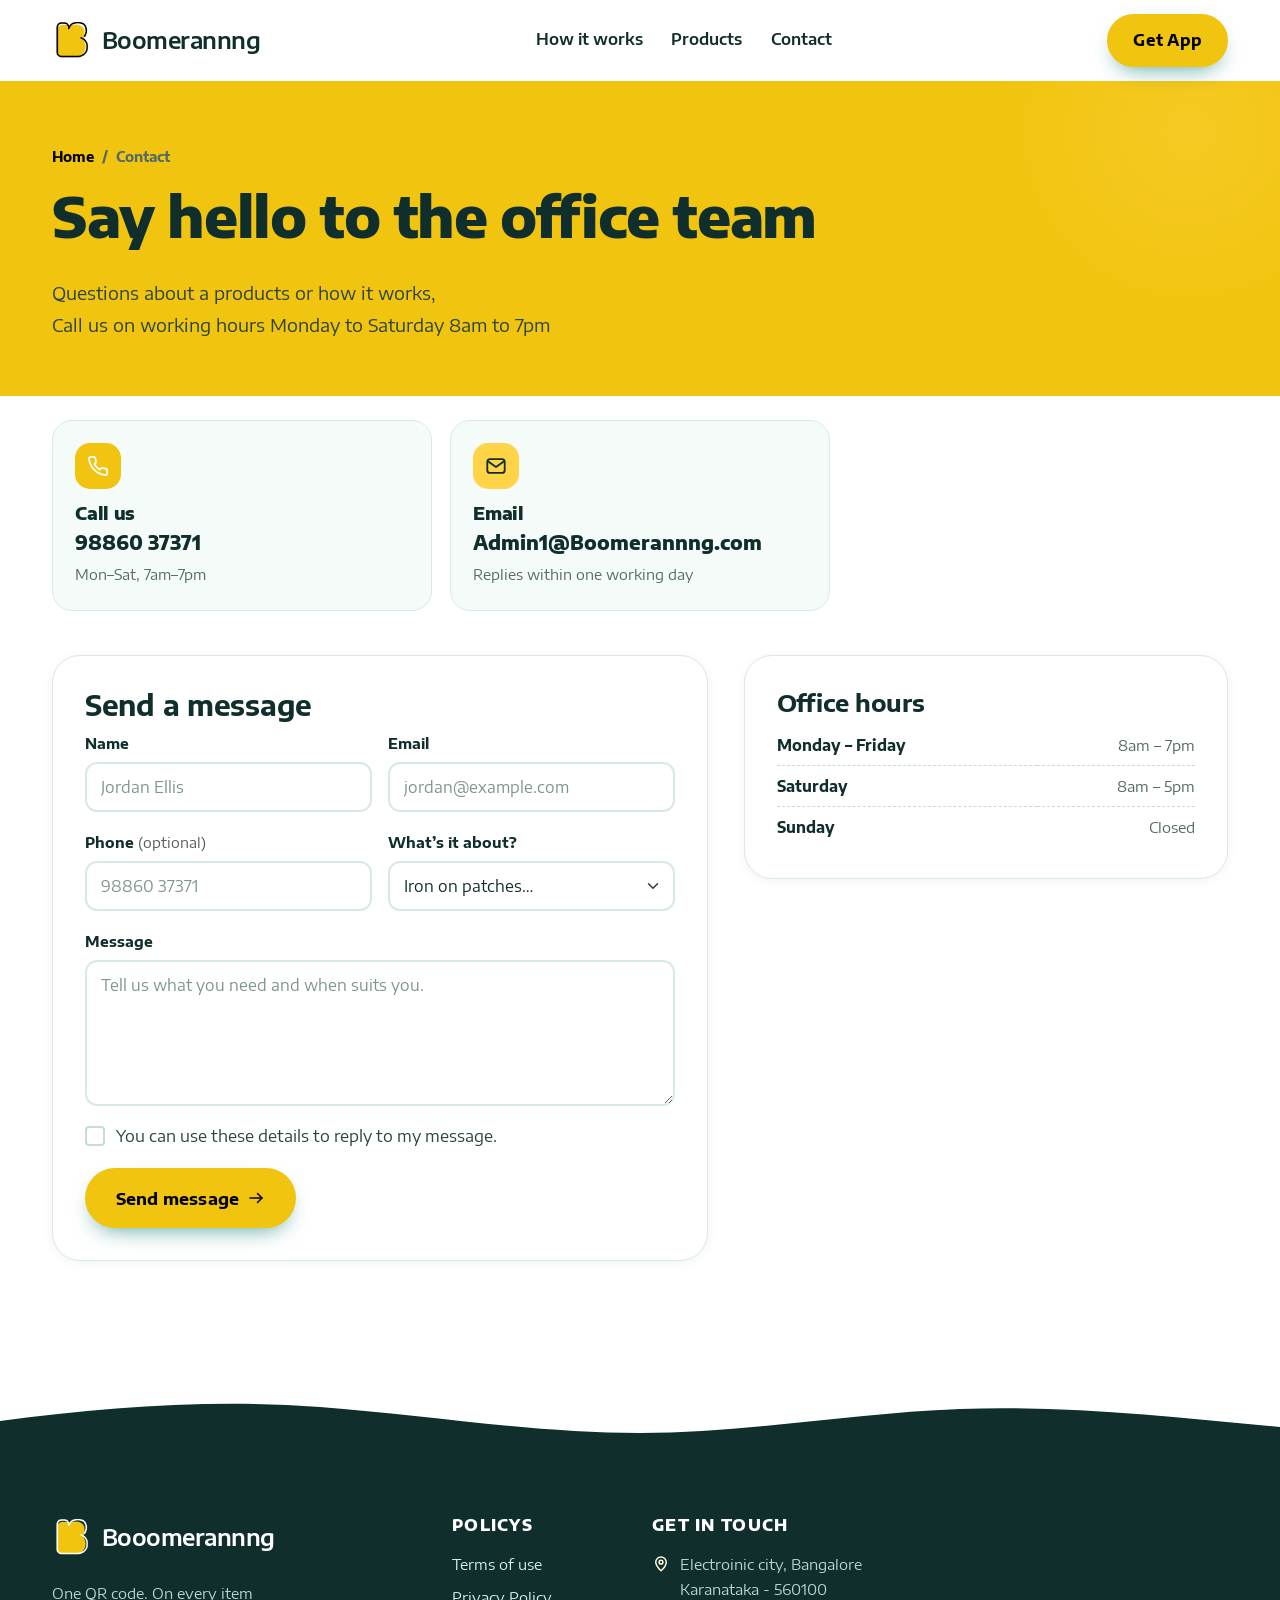
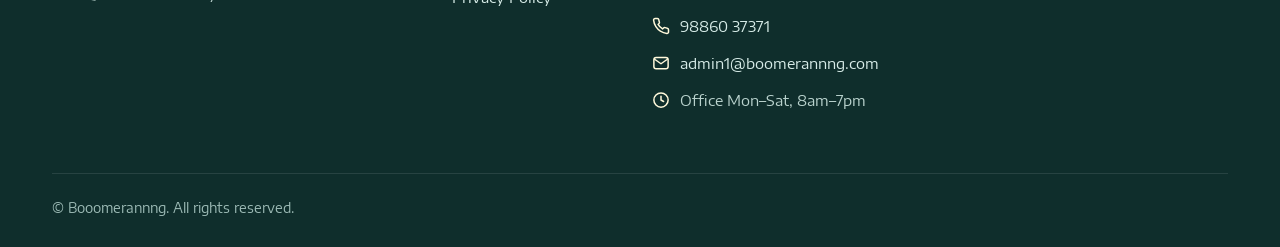
<file: Boomerannng Website/contact.html>
<!DOCTYPE html>
<html lang="en">
<head>
  <script>document.documentElement.classList.add('js')</script>
  <meta charset="utf-8">
  <meta name="viewport" content="width=device-width, initial-scale=1">
  <title>Boomerannng &mdash; Contact &amp; One QR code. On every item</title>
  <!-- <meta name="description" content="Freshbrook Cleaning Co.: vetted, insured cleaners for regular home cleaning, deep cleans, end-of-tenancy, carpet and upholstery and office cleaning. Get an instant quote."> -->
  <meta name="theme-color" content="#0e7c74">
  <link rel="icon" href="img/favicon.png">

  <link rel="preconnect" href="https://fonts.googleapis.com">
  <link rel="preconnect" href="https://fonts.gstatic.com" crossorigin>
  <link href="https://fonts.googleapis.com/css2?family=Encode+Sans+Semi+Expanded:wght@100;200;300;400;500;600;700;800;900&family=Play:wght@400;700&display=swap" rel="stylesheet">

  <link rel="stylesheet" href="css/vendor/bootstrap.min.css">
  <link rel="stylesheet" href="css/style.css">
</head>
<body><!-- 
  <a class="skip-link" href="#main">Skip to main content</a> -->

  <!-- ============================ ANNOUNCEMENT ============================ -->
 <!--  <div class="announce">
    <div class="container">
      <p class="m-0">New here? Copy code "New User" and get upto 15% off</p>
      <div class="announce-meta">
        <span><svg viewBox="0 0 24 24" fill="none" stroke="currentColor" stroke-width="2" stroke-linecap="round" stroke-linejoin="round" aria-hidden="true" focusable="false"><circle cx="12" cy="12" r="9.5"/><polyline points="12 7 12 12 15.5 14"/></svg> Mon&ndash;Sat, 8am&ndash;7pm</span>
        <span><svg viewBox="0 0 24 24" fill="none" stroke="currentColor" stroke-width="2" stroke-linecap="round" stroke-linejoin="round" aria-hidden="true" focusable="false"><path d="M22 16.92v3a2 2 0 0 1-2.18 2 19.79 19.79 0 0 1-8.63-3.07 19.5 19.5 0 0 1-6-6 19.79 19.79 0 0 1-3.07-8.67A2 2 0 0 1 4.11 2h3a2 2 0 0 1 2 1.72c.13.96.36 1.9.7 2.81a2 2 0 0 1-.45 2.11L8.09 9.91a16 16 0 0 0 6 6l1.27-1.27a2 2 0 0 1 2.11-.45c.9.34 1.85.57 2.81.7A2 2 0 0 1 22 16.92z"/></svg> +91 98860 37371</span>
      </div>
    </div>
  </div> -->

  <!-- ============================ HEADER ============================ -->
   <header class="site-header">
    <nav class="navbar navbar-expand-lg" aria-label="Primary">
      <div class="container">
        <a class="brand" href="index.html" aria-label="Booomerannng"><img src="img/Boo_Logo.png" width="40" height="40"><span><span class="brand-name">Boomerannng</span></span></a>

        <button class="navbar-toggler" type="button" data-bs-toggle="collapse" data-bs-target="#primary-nav" aria-controls="primary-nav" aria-expanded="false" aria-label="Toggle navigation menu">
          <span class="toggler-bar"></span>
          <span class="toggler-bar"></span>
          <span class="toggler-bar"></span>
        </button>

        <div class="collapse navbar-collapse" id="primary-nav">
          <ul class="navbar-nav nav-menu mx-auto">
            <li class="nav-item"><a class="nav-link" href="index.html#howitworks">How it works</a></li>
            <li class="nav-item"><a class="nav-link" href="index.html#Products">Products</a></li>
            <!-- <li class="nav-item"><a class="nav-link" href="pricing.html">Pricing</a></li>
            <li class="nav-item"><a class="nav-link" href="carpet.html">Carpet &amp; upholstery</a></li> -->
            <li class="nav-item"><a class="nav-link" href="contact.html">Contact</a></li>
          </ul>
          <div class="nav-actions d-flex align-items-center gap-2"><!-- 
            <a class="nav-phone" href="tel:+15550142290"><svg viewBox="0 0 24 24" fill="none" stroke="currentColor" stroke-width="2" stroke-linecap="round" stroke-linejoin="round" aria-hidden="true" focusable="false"><path d="M22 16.92v3a2 2 0 0 1-2.18 2 19.79 19.79 0 0 1-8.63-3.07 19.5 19.5 0 0 1-6-6 19.79 19.79 0 0 1-3.07-8.67A2 2 0 0 1 4.11 2h3a2 2 0 0 1 2 1.72c.13.96.36 1.9.7 2.81a2 2 0 0 1-.45 2.11L8.09 9.91a16 16 0 0 0 6 6l1.27-1.27a2 2 0 0 1 2.11-.45c.9.34 1.85.57 2.81.7A2 2 0 0 1 22 16.92z"/></svg> (555) 014-2290</a> -->
            <a class="btn btn-brook" href="booking.html">Get App</a>
          </div>
        </div>
      </div>
    </nav>
  </header>

  <main id="main">

    <!-- ============================ PAGE HERO ============================ -->
    <section class="page-hero" aria-labelledby="page-title">
      <div class="container">
        <ol class="crumbs" aria-label="Breadcrumb"><li><a href="index.html">Home</a></li><li aria-current="page">Contact</li></ol>
        <h1 id="page-title">Say hello to the office team</h1>
        <p>Questions about a products or how it works, <br>Call us on working hours Monday to Saturday 8am to 7pm</p>
      </div>
    </section>

    <section class="section pt-4" aria-label="Contact options">
      <div class="container">
        <div class="contact-methods">
          <div class="method reveal">
            <span class="m-ico"><svg viewBox="0 0 24 24" fill="none" stroke="currentColor" stroke-width="2" stroke-linecap="round" stroke-linejoin="round" aria-hidden="true" focusable="false"><path d="M22 16.92v3a2 2 0 0 1-2.18 2 19.79 19.79 0 0 1-8.63-3.07 19.5 19.5 0 0 1-6-6 19.79 19.79 0 0 1-3.07-8.67A2 2 0 0 1 4.11 2h3a2 2 0 0 1 2 1.72c.13.96.36 1.9.7 2.81a2 2 0 0 1-.45 2.11L8.09 9.91a16 16 0 0 0 6 6l1.27-1.27a2 2 0 0 1 2.11-.45c.9.34 1.85.57 2.81.7A2 2 0 0 1 22 16.92z"/></svg></span>
            <h2>Call us</h2>
            <a class="big" href="tel:+919886037371">98860 37371</a>
            <p>Mon&ndash;Sat, 7am&ndash;7pm</p>
          </div>
          <div class="method reveal d1">
            <span class="m-ico"><svg viewBox="0 0 24 24" fill="none" stroke="currentColor" stroke-width="2" stroke-linecap="round" stroke-linejoin="round" aria-hidden="true" focusable="false"><rect x="2.5" y="4.5" width="19" height="15" rx="3"/><path d="m3.5 7 8.5 6 8.5-6"/></svg></span>
            <h2>Email</h2>
            <a class="big" href="mailto:admin1@Boomerannng.com">Admin1@Boomerannng.com</a>
            <p>Replies within one working day</p>
          </div><!-- 
          <div class="method reveal d2">
            <span class="m-ico"><svg viewBox="0 0 24 24" fill="none" stroke="currentColor" stroke-width="2" stroke-linecap="round" stroke-linejoin="round" aria-hidden="true" focusable="false"><path d="M12 21s-7-6.2-7-11.5a7 7 0 0 1 14 0C19 14.8 12 21 12 21z"/><circle cx="12" cy="9.5" r="2.5"/></svg></span>
            <h2>Visit the base</h2>
            <p class="big-text"><strong class="text-dark">48 Brookside Lane, Unit 3</strong><br>Larkfield, LK4 2RB. Key drop-off 8am&ndash;6pm.</p>
          </div> -->
        </div>

        <div class="contact-grid">
          <div class="contact-card reveal">
            <h2 class="h3">Send a message</h2>
            <form data-validate novalidate>
              <div class="form-success" role="status" tabindex="-1">
                <h3><svg viewBox="0 0 24 24" fill="none" stroke="currentColor" stroke-width="2" stroke-linecap="round" stroke-linejoin="round" aria-hidden="true" focusable="false"><circle cx="12" cy="12" r="9.5"/><polyline points="8 12.5 11 15.5 16.5 9"/></svg> Thanks, <span data-success-name>we&rsquo;ve got it</span></h3>
                <p>We'll reply within one working day, usually sooner.</p>
              </div>
              <div class="row g-3 form-fields">
                <div class="col-md-6">
                  <label class="form-label" for="ct-name">Name</label>
                  <input class="form-control" type="text" id="ct-name" name="name" autocomplete="name" placeholder="Jordan Ellis" required aria-describedby="ct-name-err">
                  <span class="field-error" id="ct-name-err">Please enter your name.</span>
                </div>
                <div class="col-md-6">
                  <label class="form-label" for="ct-email">Email</label>
                  <input class="form-control" type="email" id="ct-email" name="email" autocomplete="email" placeholder="jordan@example.com" required aria-describedby="ct-email-err">
                  <span class="field-error" id="ct-email-err">Please enter a valid email address.</span>
                </div>
                <div class="col-md-6">
                  <label class="form-label" for="ct-phone">Phone <span class="text-body-secondary fw-normal">(optional)</span></label>
                  <input class="form-control" type="tel" id="ct-phone" name="phone" autocomplete="tel" placeholder="98860 37371">
                </div>
                <div class="col-md-6">
                  <label class="form-label" for="ct-topic">What&rsquo;s it about?</label>
                  <select class="form-select" id="ct-topic" name="topic" required aria-describedby="ct-topic-err">
                    <option value="">Iron on patches&hellip;</option>
                    <option value="home">Waterproof labels</option>
                    <option value="office">Notebook Stickers</option>
                    <option value="carpet">Luggage tags</option>
                    <option value="booking">Key chains</option>
                    <option value="feedback">NFC tags</option>
                    <option value="careers">Air tags</option>
                  </select>
                  <span class="field-error" id="ct-topic-err">Please choose a topic.</span>
                </div>
                <div class="col-12 reveal-field" data-office-fields>
                  <div class="row g-3">
                    <div class="col-md-6">
                      <label class="form-label" for="ct-company">Company name</label>
                      <input class="form-control" type="text" id="ct-company" name="company" autocomplete="organization" placeholder="Northfield Dental">
                    </div>
                    <div class="col-md-6">
                      <label class="form-label" for="ct-size">Office size</label>
                      <select class="form-select" id="ct-size" name="size">
                        <option>Under 1,000 sq ft</option>
                        <option>1,000 &ndash; 3,000 sq ft</option>
                        <option>3,000 &ndash; 8,000 sq ft</option>
                        <option>Over 8,000 sq ft</option>
                      </select>
                    </div>
                  </div>
                </div>
                <div class="col-12">
                  <label class="form-label" for="ct-msg">Message</label>
                  <textarea class="form-control" id="ct-msg" name="message" rows="5" placeholder="Tell us what you need and when suits you." required minlength="10" aria-describedby="ct-msg-err"></textarea>
                  <span class="field-error" id="ct-msg-err">Please write a short message (at least 10 characters).</span>
                </div>
                <div class="col-12">
                  <div class="form-check">
                    <input class="form-check-input" type="checkbox" id="ct-consent" name="consent" required aria-describedby="ct-consent-err">
                    <label class="form-check-label" for="ct-consent">You can use these details to reply to my message.</label>
                    <span class="field-error" id="ct-consent-err">Please tick this so we can reply.</span>
                  </div>
                </div>
                <div class="col-12">
                  <button class="btn btn-brook btn-lg" type="submit">Send message <svg viewBox="0 0 24 24" fill="none" stroke="currentColor" stroke-width="2" stroke-linecap="round" stroke-linejoin="round" aria-hidden="true" focusable="false"><line x1="4" y1="12" x2="20" y2="12"/><polyline points="14 6 20 12 14 18"/></svg></button>
                </div>
              </div>
            </form>
          </div>

          <div><!-- 
            <div class="area-card on-dark reveal d1">
              <h2>Where we clean</h2>
              <p class="mb-0">Larkfield and every neighbourhood within about 8 miles of our base.</p>
              <div class="area-map">
                <svg viewBox="0 0 400 240" role="img" aria-labelledby="map-title">
                  <title id="map-title">Illustrated map of the Freshbrook service area along the river, with the base in Larkfield</title>
                  <rect width="400" height="240" fill="#133a37"/>
                  <g fill="none" stroke="#1d4a46" stroke-width="1">
                    <path d="M0 60h400M0 120h400M0 180h400M80 0v240M160 0v240M240 0v240M320 0v240"/>
                  </g>
                  <path d="M-10 170C60 150 90 190 150 170s90-80 150-70 80 40 120 20" fill="none" stroke="#2f8f86" stroke-width="16" stroke-linecap="round"/>
                  <path d="M-10 170C60 150 90 190 150 170s90-80 150-70 80 40 120 20" fill="none" stroke="#63c5b8" stroke-width="3" stroke-dasharray="2 8" stroke-linecap="round"/>
                  <circle cx="200" cy="118" r="96" fill="rgba(255,212,71,.08)" stroke="#ffd447" stroke-width="1.5" stroke-dasharray="5 6"/>
                  <g font-family="Nunito Sans, sans-serif" font-size="11" font-weight="700" fill="#cfe6e1">
                    <circle cx="128" cy="72" r="4" fill="#63c5b8"/><text x="136" y="76">Northfield</text>
                    <circle cx="258" cy="70" r="4" fill="#63c5b8"/><text x="266" y="74">Kings Mill</text>
                    <circle cx="120" cy="138" r="4" fill="#63c5b8"/><text x="58" y="142">Millbrook</text>
                    <circle cx="290" cy="146" r="4" fill="#63c5b8"/><text x="298" y="150">Eastgate</text>
                    <circle cx="170" cy="196" r="4" fill="#63c5b8"/><text x="178" y="200">Old Quay</text>
                    <circle cx="246" cy="186" r="4" fill="#63c5b8"/><text x="254" y="190">Riverside</text>
                    <circle cx="214" cy="40" r="4" fill="#63c5b8"/><text x="222" y="44">Ashby Green</text>
                  </g>
                  <g transform="translate(200 118)">
                    <circle r="16" fill="#ffd447"/>
                    <path d="M0-8c-3.4 4.5-6 7.6-6 10.6a6 6 0 0 0 12 0C6-.4 3.4-3.5 0-8z" fill="#0f2e2c"/>
                  </g>
                  <text x="222" y="122" font-family="Gabarito, sans-serif" font-size="13" font-weight="800" fill="#ffffff">Larkfield</text>
                </svg>
              </div>
              <ul class="area-list">
                <li>Larkfield</li><li>Riverside</li><li>Millbrook</li><li>Eastgate</li><li>Old Quay</li><li>Kings Mill</li><li>Northfield</li><li>Ashby Green</li>
              </ul>
            </div> -->

            <div class="contact-card reveal d2">
              <h2 class="h4">Office hours</h2>
              <table class="hours">
                <caption class="visually-hidden">Office and cleaning hours</caption>
                <tbody>
                  <tr><th scope="row">Monday &ndash; Friday</th><td>8am &ndash; 7pm</td></tr>
                  <tr><th scope="row">Saturday</th><td>8am &ndash; 5pm</td></tr>
                  <tr><th scope="row">Sunday</th><td>Closed</td></tr><!-- 
                  <tr><th scope="row">Office cleaning</th><td>From 5am, 7 days</td> --></tr>
                </tbody>
              </table>
            </div>
          </div>
        </div>
      </div>
    </section>

    <!-- ============================ PHOTO BAND ============================ -->
    <!-- <section class="section-sm pt-0" aria-labelledby="visit-title">
      <div class="container">
        <div class="row g-4 align-items-center">
          <div class="col-lg-5">
            <figure class="photo-card m-0 reveal">
              <img src="img/contact.jpg" alt="Bright yellow front door in a red brick wall" width="1000" height="900" loading="lazy">
            </figure>
          </div>
          <div class="col-lg-7 reveal d1">
            <p class="eyebrow"><svg viewBox="0 0 24 24" aria-hidden="true" focusable="false"><path d="M12 1c.8 6.2 3.8 9.2 10 10-6.2.8-9.2 3.8-10 10-.8-6.2-3.8-9.2-10-10 6.2-.8 9.2-3.8 10-10z"/></svg> Re-clean requests</p>
            <h2 id="visit-title">Something missed? Tell us within 48 hours</h2>
            <p class="lead-copy">Reply to your checklist text, call, or pick &ldquo;Feedback or a re-clean request&rdquo; in the form. Send a photo if you can, and we&rsquo;ll book a free return visit to put it right.</p>
            <ul class="ticks">
              <li>Return visit usually within two working days</li>
              <li>Same cleaner, or a team lead if you prefer</li>
              <li>No forms to fill in beyond a short note</li>
            </ul>
          </div>
        </div>
      </div>
    </section> -->

  </main>

  <!-- ============================ FOOTER ============================ -->
  <footer class="site-footer">
    <div class="container">
      <div class="row gx-4 gy-5">
        <div class="col-lg-4">
          <a class="brand" href="index.html"><img src="img/Boo_Logo_white.png" width="40" height="40"><span><span class="brand-name">Booomerannng</span></span></a>
          <p class="footer-about">One QR code. On every item</p><!-- 
          <div class="footer-badges"><span>Fully insured</span><span>Background-checked team</span><span>Eco products</span></div> -->
        </div>
        <!-- <div class="col-6 col-md-4 col-lg-2">
          <h2>Products</h2>
          <ul class="footer-links">
            <li><a href="index.html#services">Regular home cleaning</a></li>
            <li><a href="pricing.html?service=deep">Deep clean</a></li>
            <li><a href="pricing.html?service=tenancy">End-of-tenancy</a></li>
            <li><a href="carpet.html">Carpet &amp; upholstery</a></li>
            <li><a href="contact.html?topic=office">Office cleaning</a></li>
          </ul>
        </div> -->
        <div class="col-6 col-md-4 col-lg-2">
          <h2>Policys</h2>
          <ul class="footer-links">
            <li><a href="termsofuse.html">Terms of use</a></li>
            <li><a href="privacypolicy.html">Privacy Policy</a></li>
          </ul>
        </div>
        <div class="col-md-4 col-lg-4">
          <h2>Get in touch</h2>
          <ul class="footer-contact">
            <li><svg viewBox="0 0 24 24" fill="none" stroke="currentColor" stroke-width="2" stroke-linecap="round" stroke-linejoin="round" aria-hidden="true" focusable="false"><path d="M12 21s-7-6.2-7-11.5a7 7 0 0 1 14 0C19 14.8 12 21 12 21z"/><circle cx="12" cy="9.5" r="2.5"/></svg><span>Electroinic city, Bangalore<br>Karanataka - 560100</span></li>
            <li><svg viewBox="0 0 24 24" fill="none" stroke="currentColor" stroke-width="2" stroke-linecap="round" stroke-linejoin="round" aria-hidden="true" focusable="false"><path d="M22 16.92v3a2 2 0 0 1-2.18 2 19.79 19.79 0 0 1-8.63-3.07 19.5 19.5 0 0 1-6-6 19.79 19.79 0 0 1-3.07-8.67A2 2 0 0 1 4.11 2h3a2 2 0 0 1 2 1.72c.13.96.36 1.9.7 2.81a2 2 0 0 1-.45 2.11L8.09 9.91a16 16 0 0 0 6 6l1.27-1.27a2 2 0 0 1 2.11-.45c.9.34 1.85.57 2.81.7A2 2 0 0 1 22 16.92z"/></svg><a href="tel:+919886037371">98860 37371</a></li>
            <li><svg viewBox="0 0 24 24" fill="none" stroke="currentColor" stroke-width="2" stroke-linecap="round" stroke-linejoin="round" aria-hidden="true" focusable="false"><rect x="2.5" y="4.5" width="19" height="15" rx="3"/><path d="m3.5 7 8.5 6 8.5-6"/></svg><a href="mailto:admin1@Boomerannng.com">admin1@boomerannng.com</a></li>
            <li><svg viewBox="0 0 24 24" fill="none" stroke="currentColor" stroke-width="2" stroke-linecap="round" stroke-linejoin="round" aria-hidden="true" focusable="false"><circle cx="12" cy="12" r="9.5"/><polyline points="12 7 12 12 15.5 14"/></svg><span>Office Mon&ndash;Sat, 8am&ndash;7pm</span></li>
          </ul>
        </div>
      </div>
      <div class="footer-bottom">
        <span>&copy; Booomerannng. All rights reserved.</span>
      </div>
    </div>
  </footer>

  <script src="js/vendor/bootstrap.bundle.min.js"></script>
  <script src="js/main.js"></script>
</body>
</html>
</file>
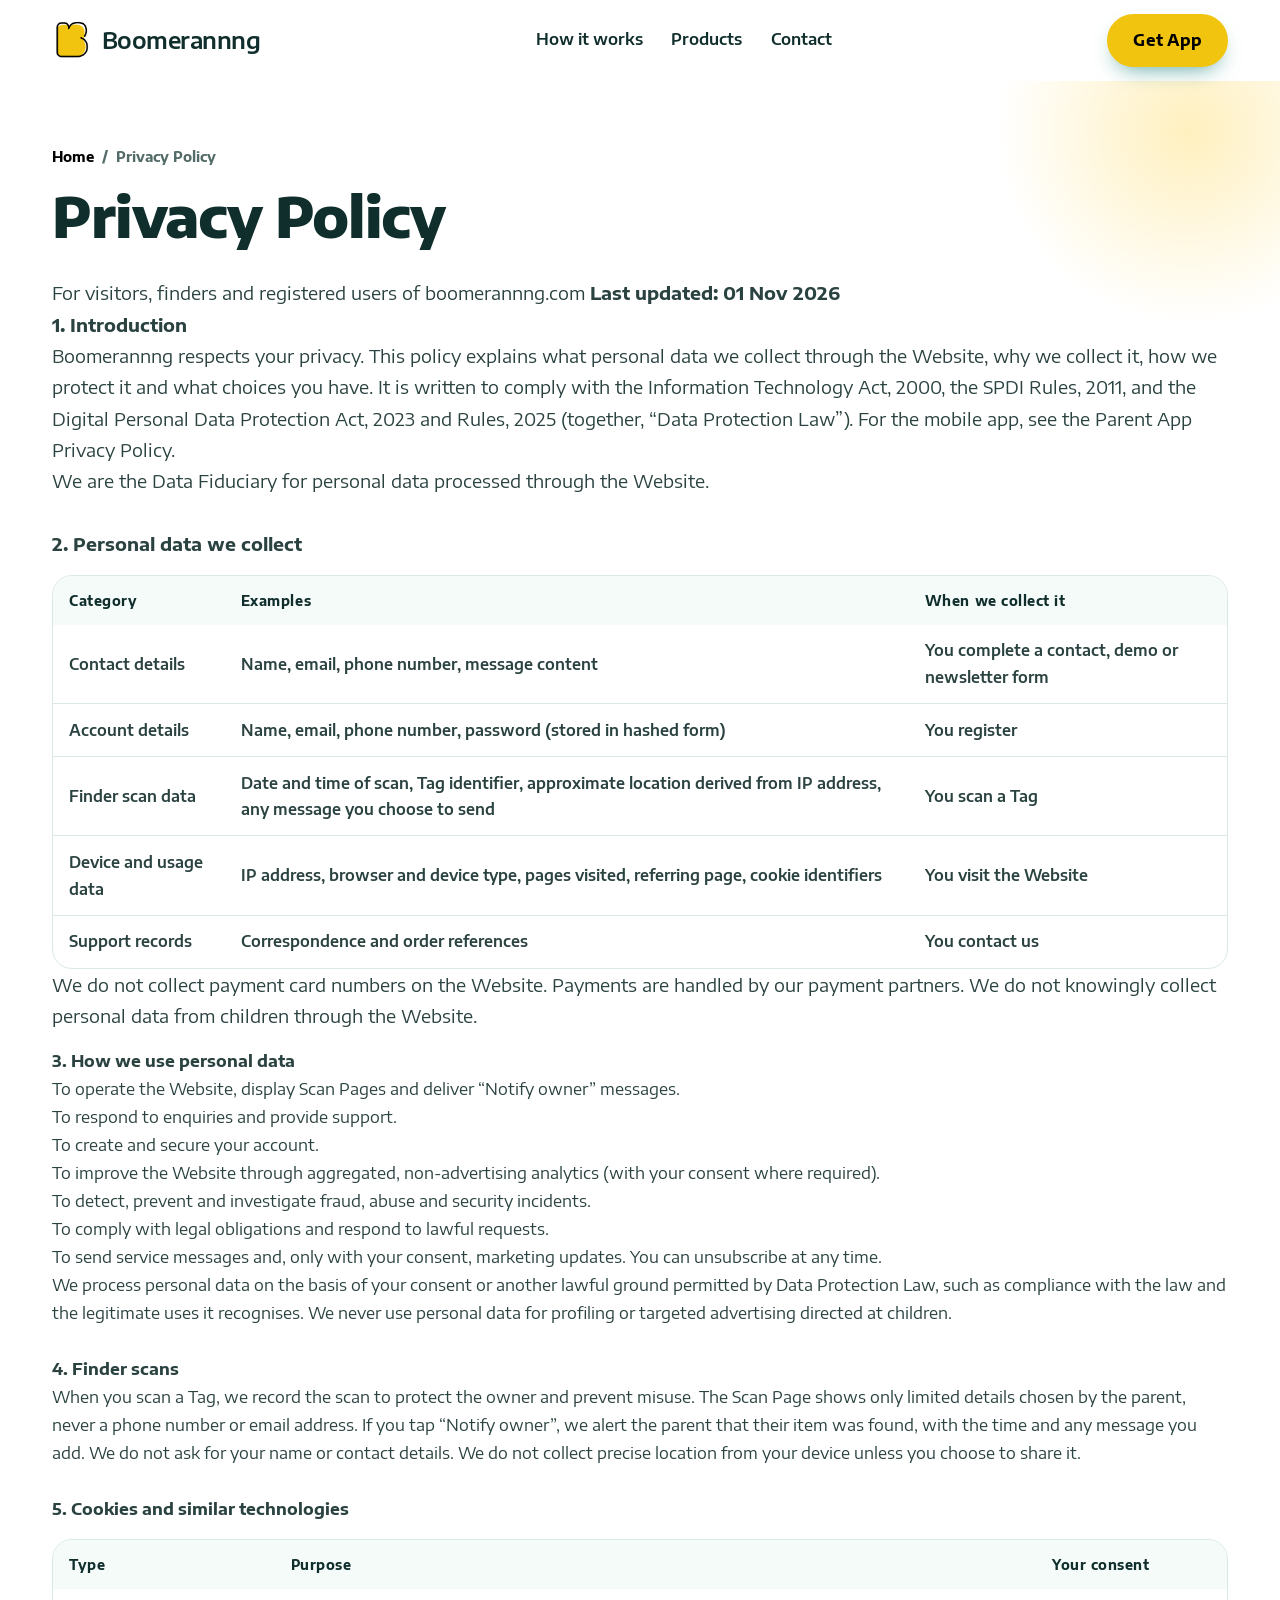
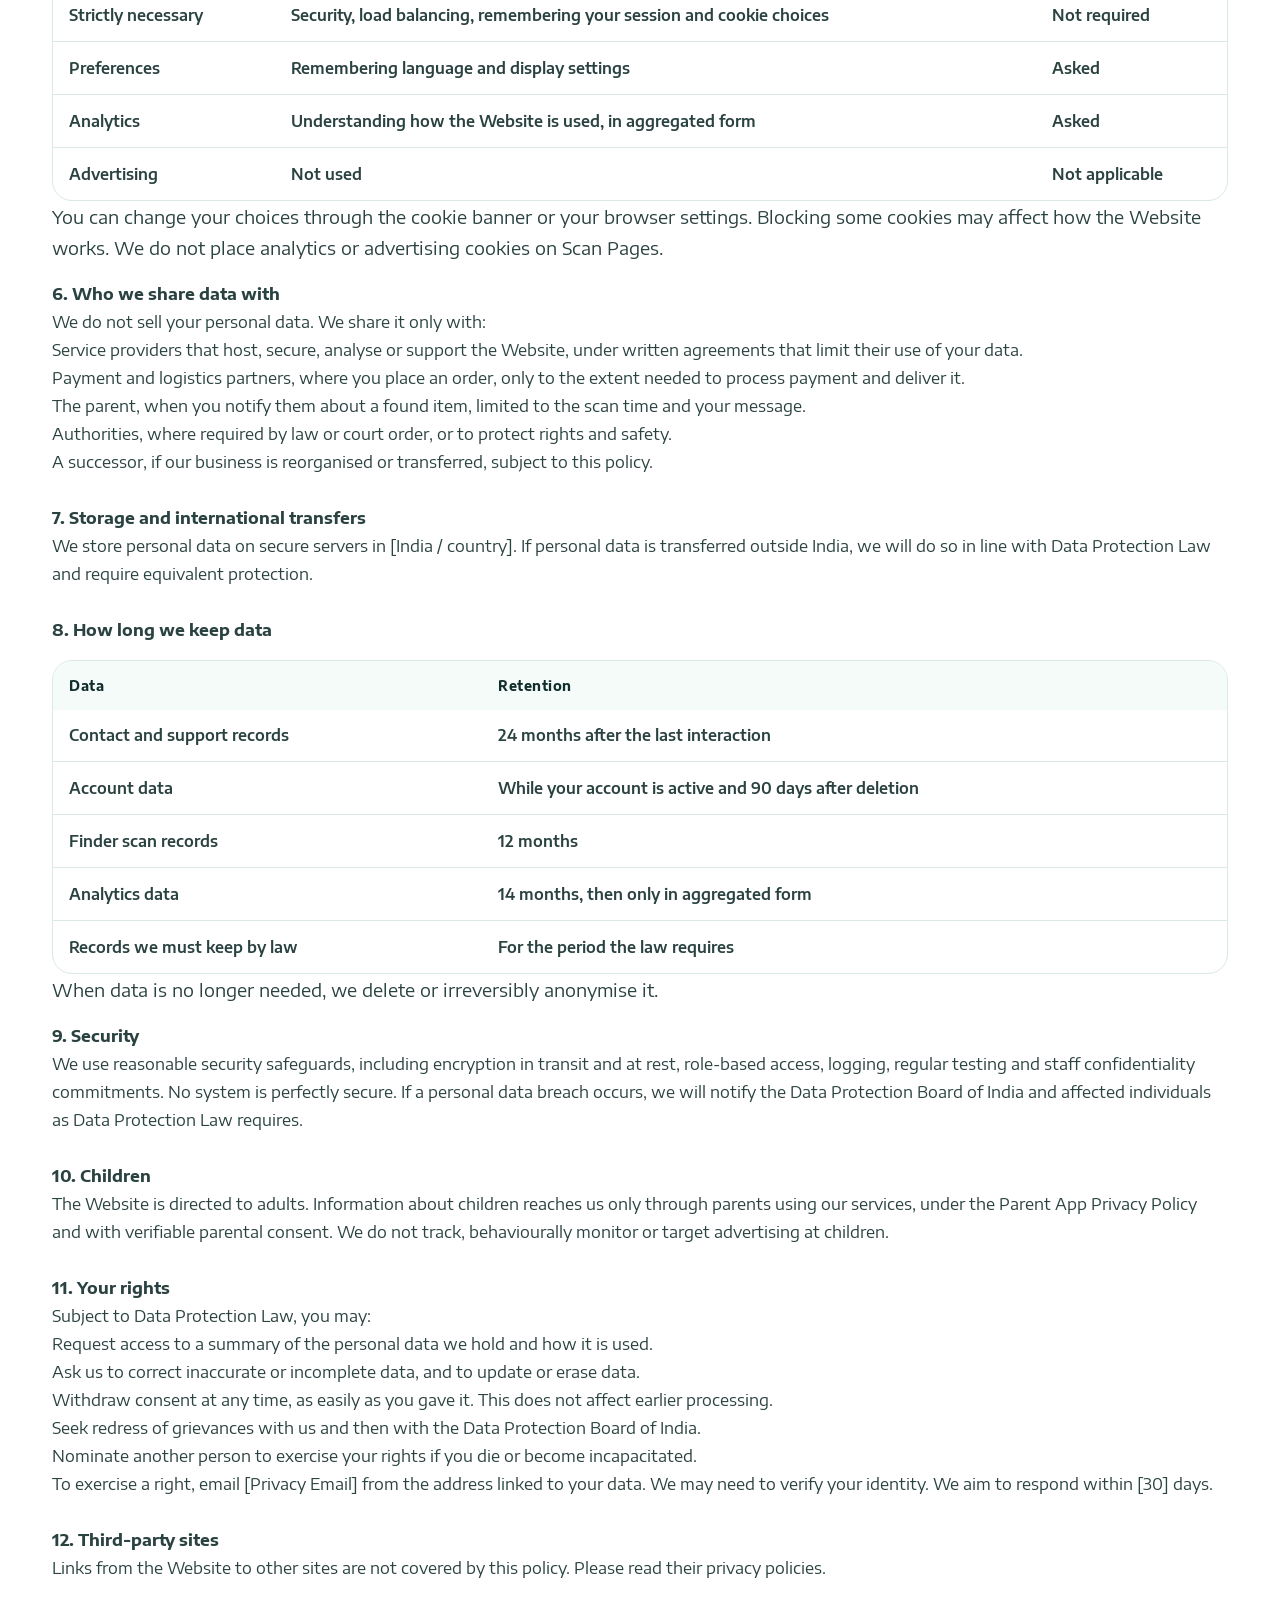
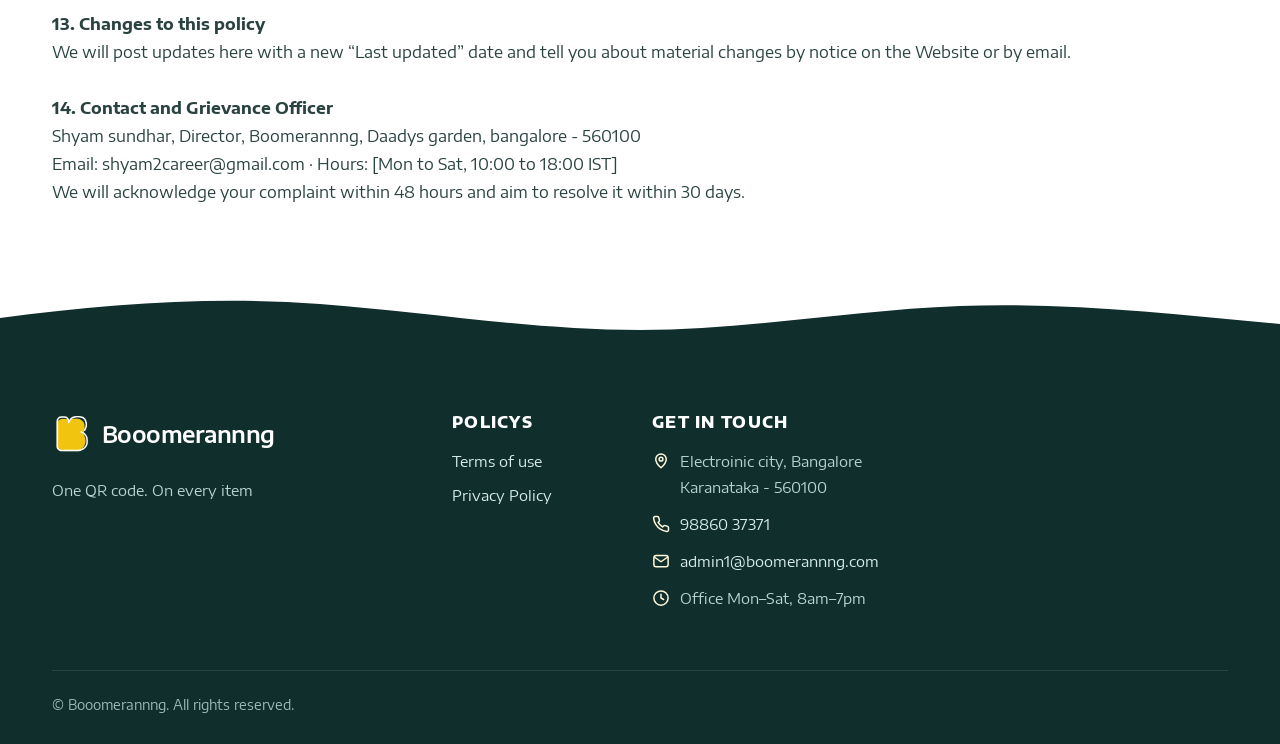
<file: Boomerannng Website/privacypolicy.html>
<!DOCTYPE html>
<html lang="en">
<head>
  <script>document.documentElement.classList.add('js')</script>
  <meta charset="utf-8">
  <meta name="viewport" content="width=device-width, initial-scale=1">
  <title>Boomerannng &mdash; Contact &amp; One QR code. On every item</title>
  <!-- <meta name="description" content="Freshbrook Cleaning Co.: vetted, insured cleaners for regular home cleaning, deep cleans, end-of-tenancy, carpet and upholstery and office cleaning. Get an instant quote."> -->
  <meta name="theme-color" content="#0e7c74">
  <link rel="icon" href="img/favicon.png">

  <link rel="preconnect" href="https://fonts.googleapis.com">
  <link rel="preconnect" href="https://fonts.gstatic.com" crossorigin>
  <link href="https://fonts.googleapis.com/css2?family=Encode+Sans+Semi+Expanded:wght@100;200;300;400;500;600;700;800;900&family=Play:wght@400;700&display=swap" rel="stylesheet">

  <link rel="stylesheet" href="css/vendor/bootstrap.min.css">
  <link rel="stylesheet" href="css/style.css">
</head>
<body>

  

  <!-- ============================ HEADER ============================ -->
   <header class="site-header">
    <nav class="navbar navbar-expand-lg" aria-label="Primary">
      <div class="container">
        <a class="brand" href="index.html" aria-label="Booomerannng"><img src="img/Boo_Logo.png" width="40" height="40"><span><span class="brand-name">Boomerannng</span></span></a>

        <button class="navbar-toggler" type="button" data-bs-toggle="collapse" data-bs-target="#primary-nav" aria-controls="primary-nav" aria-expanded="false" aria-label="Toggle navigation menu">
          <span class="toggler-bar"></span>
          <span class="toggler-bar"></span>
          <span class="toggler-bar"></span>
        </button>

        <div class="collapse navbar-collapse" id="primary-nav">
          <ul class="navbar-nav nav-menu mx-auto">
            <li class="nav-item"><a class="nav-link" href="index.html#howitworks">How it works</a></li>
            <li class="nav-item"><a class="nav-link" href="index.html#Products">Products</a></li>
            <!-- <li class="nav-item"><a class="nav-link" href="pricing.html">Pricing</a></li>
            <li class="nav-item"><a class="nav-link" href="carpet.html">Carpet &amp; upholstery</a></li> -->
            <li class="nav-item"><a class="nav-link" href="contact.html">Contact</a></li>
          </ul>
          <div class="nav-actions d-flex align-items-center gap-2"><!-- 
            <a class="nav-phone" href="tel:+15550142290"><svg viewBox="0 0 24 24" fill="none" stroke="currentColor" stroke-width="2" stroke-linecap="round" stroke-linejoin="round" aria-hidden="true" focusable="false"><path d="M22 16.92v3a2 2 0 0 1-2.18 2 19.79 19.79 0 0 1-8.63-3.07 19.5 19.5 0 0 1-6-6 19.79 19.79 0 0 1-3.07-8.67A2 2 0 0 1 4.11 2h3a2 2 0 0 1 2 1.72c.13.96.36 1.9.7 2.81a2 2 0 0 1-.45 2.11L8.09 9.91a16 16 0 0 0 6 6l1.27-1.27a2 2 0 0 1 2.11-.45c.9.34 1.85.57 2.81.7A2 2 0 0 1 22 16.92z"/></svg> (555) 014-2290</a> -->
            <a class="btn btn-brook" href="booking.html">Get App</a>
          </div>
        </div>
      </div>
    </nav>
  </header>

  <main id="main">
    <section class="terms page-hero" aria-labelledby="page-title">
      <div class="container">
        <ol class="crumbs" aria-label="Breadcrumb"><li><a href="index.html">Home</a></li><li aria-current="page">Privacy Policy</li></ol>
        <h1 id="page-title">Privacy Policy</h1>
        <p>For visitors, finders and registered users of boomerannng.com
          <b>Last updated: 01 Nov 2026</b><br>
          <b>1. Introduction</b><br>
          Boomerannng  respects your privacy. This policy explains what personal data we collect through the Website, why we collect it, how we protect it and what choices you have. It is written to comply with the Information Technology Act, 2000, the SPDI Rules, 2011, and the Digital Personal Data Protection Act, 2023 and Rules, 2025 (together, “Data Protection Law”). For the mobile app, see the Parent App Privacy Policy. <br>We are the Data Fiduciary for personal data processed through the Website.<br><br>
          <b>2. Personal data we collect</b>
            <div class="checklist-wrap sectionP">
              <div class="reveal d1">
                  <div class="tab-panel" role="tabpanel" id="panel-kitchen" aria-labelledby="tab-kitchen" tabindex="0">
                    <table class="check-table">
                      <thead><tr><th scope="col">Category</th><th scope="col">Examples</th><th scope="col">When we collect it</th></tr></thead>
                      <tbody>
                        <tr>
                          <th scope="row">Contact details</th>
                          <th scope="row">Name, email, phone number, message content</th>
                          <th scope="row">You complete a contact, demo or newsletter form</th>
                        </tr>
                        <tr>
                          <th scope="row">Account details</th>
                          <th scope="row">Name, email, phone number, password (stored in hashed form)</th>
                          <th scope="row">You register</th>
                        </tr>
                        <tr>
                          <th scope="row">Finder scan data</th>
                          <th scope="row">Date and time of scan, Tag identifier, approximate location derived from IP address, any message you choose to send</th>
                          <th scope="row">You scan a Tag</th>
                        </tr>
                        <tr>
                          <th scope="row">Device and usage data</th>
                          <th scope="row">IP address, browser and device type, pages visited, referring page, cookie identifiers</th>
                          <th scope="row">You visit the Website</th>
                        </tr>
                        <tr>
                          <th scope="row">Support records</th>
                          <th scope="row">Correspondence and order references</th>
                          <th scope="row">You contact us</th>
                        </tr>
                      </tbody>
                    </table>
                    <p>We do not collect payment card numbers on the Website. Payments are handled by our payment partners. We do not knowingly collect personal data from children through the Website.</p>
                  </div>
                </div>
              </div>
          <b>3. How we use personal data</b><br>
          To operate the Website, display Scan Pages and deliver “Notify owner” messages.<br>
          To respond to enquiries and provide support.<br>
          To create and secure your account.<br>
          To improve the Website through aggregated, non-advertising analytics (with your consent where required).<br>
          To detect, prevent and investigate fraud, abuse and security incidents.<br>
          To comply with legal obligations and respond to lawful requests.<br>
          To send service messages and, only with your consent, marketing updates. You can unsubscribe at any time.<br>
          We process personal data on the basis of your consent or another lawful ground permitted by Data Protection Law, such as compliance with the law and the legitimate uses it recognises. We never use personal data for profiling or targeted advertising directed at children.<br><br>
          <b>4. Finder scans</b><br>
          When you scan a Tag, we record the scan to protect the owner and prevent misuse. The Scan Page shows only limited details chosen by the parent, never a phone number or email address. If you tap “Notify owner”, we alert the parent that their item was found, with the time and any message you add. We do not ask for your name or contact details. We do not collect precise location from your device unless you choose to share it.<br><br>
          <b>5. Cookies and similar technologies</b>
            <div class="checklist-wrap sectionP">
              <div class="reveal d1">
                  <div class="tab-panel" role="tabpanel" id="panel-kitchen" aria-labelledby="tab-kitchen" tabindex="0">
                    <table class="check-table">
                      <thead><tr><th scope="col">Type</th><th scope="col">Purpose</th><th scope="col">Your consent</th></tr></thead>
                      <tbody>
                        <tr>
                          <th scope="row">Strictly necessary</th>
                          <th scope="row">Security, load balancing, remembering your session and cookie choices</th>
                          <th scope="row">Not required</th>
                        </tr>
                        <tr>
                          <th scope="row">Preferences</th>
                          <th scope="row">Remembering language and display settings</th>
                          <th scope="row">Asked</th>
                        </tr>
                        <tr>
                          <th scope="row">Analytics</th>
                          <th scope="row">Understanding how the Website is used, in aggregated form</th>
                          <th scope="row">Asked</th>
                        </tr>
                        <tr>
                          <th scope="row">Advertising</th>
                          <th scope="row">Not used</th>
                          <th scope="row">Not applicable</th>
                        </tr>
                      </tbody>
                    </table>
                    <p>You can change your choices through the cookie banner or your browser settings. Blocking some cookies may affect how the Website works. We do not place analytics or advertising cookies on Scan Pages.</p>
                  </div>
                </div>
              </div>
          <b>6. Who we share data with</b><br>
          We do not sell your personal data. We share it only with:<br>
          Service providers that host, secure, analyse or support the Website, under written agreements that limit their use of your data.<br>
          Payment and logistics partners, where you place an order, only to the extent needed to process payment and deliver it.<br>
          The parent, when you notify them about a found item, limited to the scan time and your message.<br>
          Authorities, where required by law or court order, or to protect rights and safety.<br>
          A successor, if our business is reorganised or transferred, subject to this policy.<br><br>
          <b>7. Storage and international transfers</b><br>
          We store personal data on secure servers in [India / country]. If personal data is transferred outside India, we will do so in line with Data Protection Law and require equivalent protection.<br><br>
          <b>8. How long we keep data</b>
            <div class="checklist-wrap sectionP">
              <div class="reveal d1">
                  <div class="tab-panel" role="tabpanel" id="panel-kitchen" aria-labelledby="tab-kitchen" tabindex="0">
                    <table class="check-table">
                      <thead><tr><th scope="col">Data</th><th scope="col">Retention</th></tr></thead>
                      <tbody>
                        <tr>
                          <th scope="row">Contact and support records</th>
                          <th scope="row">24 months after the last interaction</th>
                        </tr>
                        <tr>
                          <th scope="row">Account data</th>
                          <th scope="row">While your account is active and 90 days after deletion</th>
                        </tr>
                        <tr>
                          <th scope="row">Finder scan records</th>
                          <th scope="row">12 months</th>
                        </tr>
                        <tr>
                          <th scope="row">Analytics data</th>
                          <th scope="row">14 months, then only in aggregated form</th>
                        </tr>
                        <tr>
                          <th scope="row">Records we must keep by law</th>
                          <th scope="row">For the period the law requires</th>
                        </tr>
                      </tbody>
                    </table>
                    <p>When data is no longer needed, we delete or irreversibly anonymise it.</p>
                  </div>
                </div>
              </div>
          <b>9. Security</b><br>
          We use reasonable security safeguards, including encryption in transit and at rest, role-based access, logging, regular testing and staff confidentiality commitments. No system is perfectly secure. If a personal data breach occurs, we will notify the Data Protection Board of India and affected individuals as Data Protection Law requires.<br><br>
          <b>10. Children</b><br>
          The Website is directed to adults. Information about children reaches us only through parents using our services, under the Parent App Privacy Policy and with verifiable parental consent. We do not track, behaviourally monitor or target advertising at children.<br><br>
          <b>11. Your rights</b><br>
          Subject to Data Protection Law, you may:<br>
          Request access to a summary of the personal data we hold and how it is used.<br>
          Ask us to correct inaccurate or incomplete data, and to update or erase data.<br>
          Withdraw consent at any time, as easily as you gave it. This does not affect earlier processing.<br>
          Seek redress of grievances with us and then with the Data Protection Board of India.<br>
          Nominate another person to exercise your rights if you die or become incapacitated.<br>
          To exercise a right, email [Privacy Email] from the address linked to your data. We may need to verify your identity. We aim to respond within [30] days.<br><br>
          <b>12. Third-party sites</b><br>
          Links from the Website to other sites are not covered by this policy. Please read their privacy policies.<br><br>
          <b>13. Changes to this policy</b><br>
          We will post updates here with a new “Last updated” date and tell you about material changes by notice on the Website or by email.<br><br>
          <b>14. Contact and Grievance Officer</b><br>
          Shyam sundhar, Director, Boomerannng, Daadys garden, bangalore - 560100<br>
          Email: shyam2career@gmail.com · Hours: [Mon to Sat, 10:00 to 18:00 IST]<br>
          We will acknowledge your complaint within 48 hours and aim to resolve it within 30 days.<br>
          </p>
      </div>
    </section>

  </main>

  <!-- ============================ FOOTER ============================ -->
   <footer class="site-footer">
    <div class="container">
      <div class="row gx-4 gy-5">
        <div class="col-lg-4">
          <a class="brand" href="index.html" aria-label="Freshbrook Cleaning Co. home"><img src="img/Boo_Logo_white.png" width="40" height="40"><span><span class="brand-name">Booomerannng</span></span></a>
          <p class="footer-about">One QR code. On every item</p><!-- 
          <div class="footer-badges"><span>Fully insured</span><span>Background-checked team</span><span>Eco products</span></div> -->
        </div>
        <!-- <div class="col-6 col-md-4 col-lg-2">
          <h2>Products</h2>
          <ul class="footer-links">
            <li><a href="index.html#services">Regular home cleaning</a></li>
            <li><a href="pricing.html?service=deep">Deep clean</a></li>
            <li><a href="pricing.html?service=tenancy">End-of-tenancy</a></li>
            <li><a href="carpet.html">Carpet &amp; upholstery</a></li>
            <li><a href="contact.html?topic=office">Office cleaning</a></li>
          </ul>
        </div> -->
        <div class="col-6 col-md-4 col-lg-2">
          <h2>Policys</h2>
          <ul class="footer-links">
            <li><a href="termsofuse.html">Terms of use</a></li>
            <li><a href="booking.html">Privacy Policy</a></li>
          </ul>
        </div>
        <div class="col-md-4 col-lg-4">
          <h2>Get in touch</h2>
          <ul class="footer-contact">
            <li><svg viewBox="0 0 24 24" fill="none" stroke="currentColor" stroke-width="2" stroke-linecap="round" stroke-linejoin="round" aria-hidden="true" focusable="false"><path d="M12 21s-7-6.2-7-11.5a7 7 0 0 1 14 0C19 14.8 12 21 12 21z"/><circle cx="12" cy="9.5" r="2.5"/></svg><span>Electroinic city, Bangalore<br>Karanataka - 560100</span></li>
            <li><svg viewBox="0 0 24 24" fill="none" stroke="currentColor" stroke-width="2" stroke-linecap="round" stroke-linejoin="round" aria-hidden="true" focusable="false"><path d="M22 16.92v3a2 2 0 0 1-2.18 2 19.79 19.79 0 0 1-8.63-3.07 19.5 19.5 0 0 1-6-6 19.79 19.79 0 0 1-3.07-8.67A2 2 0 0 1 4.11 2h3a2 2 0 0 1 2 1.72c.13.96.36 1.9.7 2.81a2 2 0 0 1-.45 2.11L8.09 9.91a16 16 0 0 0 6 6l1.27-1.27a2 2 0 0 1 2.11-.45c.9.34 1.85.57 2.81.7A2 2 0 0 1 22 16.92z"/></svg><a href="tel:+919886037371">98860 37371</a></li>
            <li><svg viewBox="0 0 24 24" fill="none" stroke="currentColor" stroke-width="2" stroke-linecap="round" stroke-linejoin="round" aria-hidden="true" focusable="false"><rect x="2.5" y="4.5" width="19" height="15" rx="3"/><path d="m3.5 7 8.5 6 8.5-6"/></svg><a href="mailto:admin1@Boomerannng.com">admin1@boomerannng.com</a></li>
            <li><svg viewBox="0 0 24 24" fill="none" stroke="currentColor" stroke-width="2" stroke-linecap="round" stroke-linejoin="round" aria-hidden="true" focusable="false"><circle cx="12" cy="12" r="9.5"/><polyline points="12 7 12 12 15.5 14"/></svg><span>Office Mon&ndash;Sat, 8am&ndash;7pm</span></li>
          </ul>
        </div>
      </div>
      <div class="footer-bottom">
        <span>&copy; Booomerannng. All rights reserved.</span>
      </div>
    </div>
  </footer>

  <script src="js/vendor/bootstrap.bundle.min.js"></script>
  <script src="js/main.js"></script>
</body>
</html>
</file>
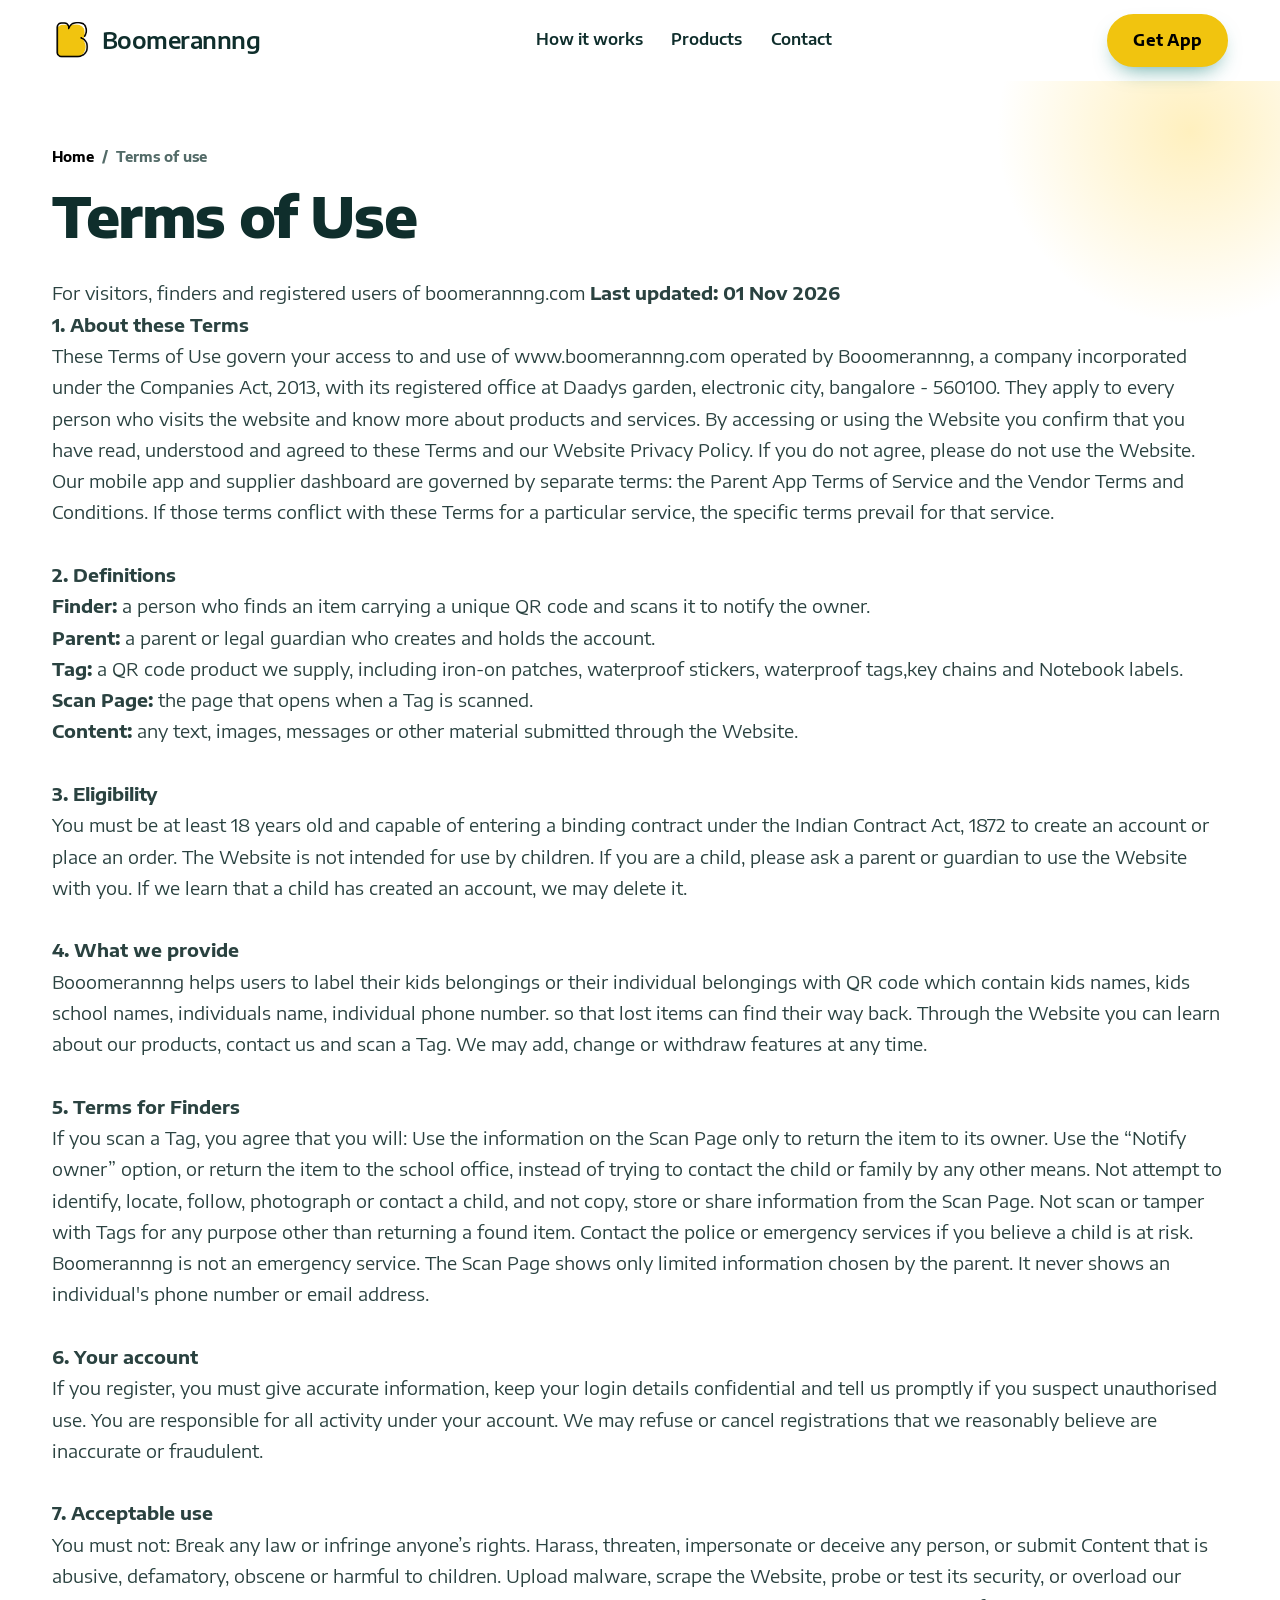
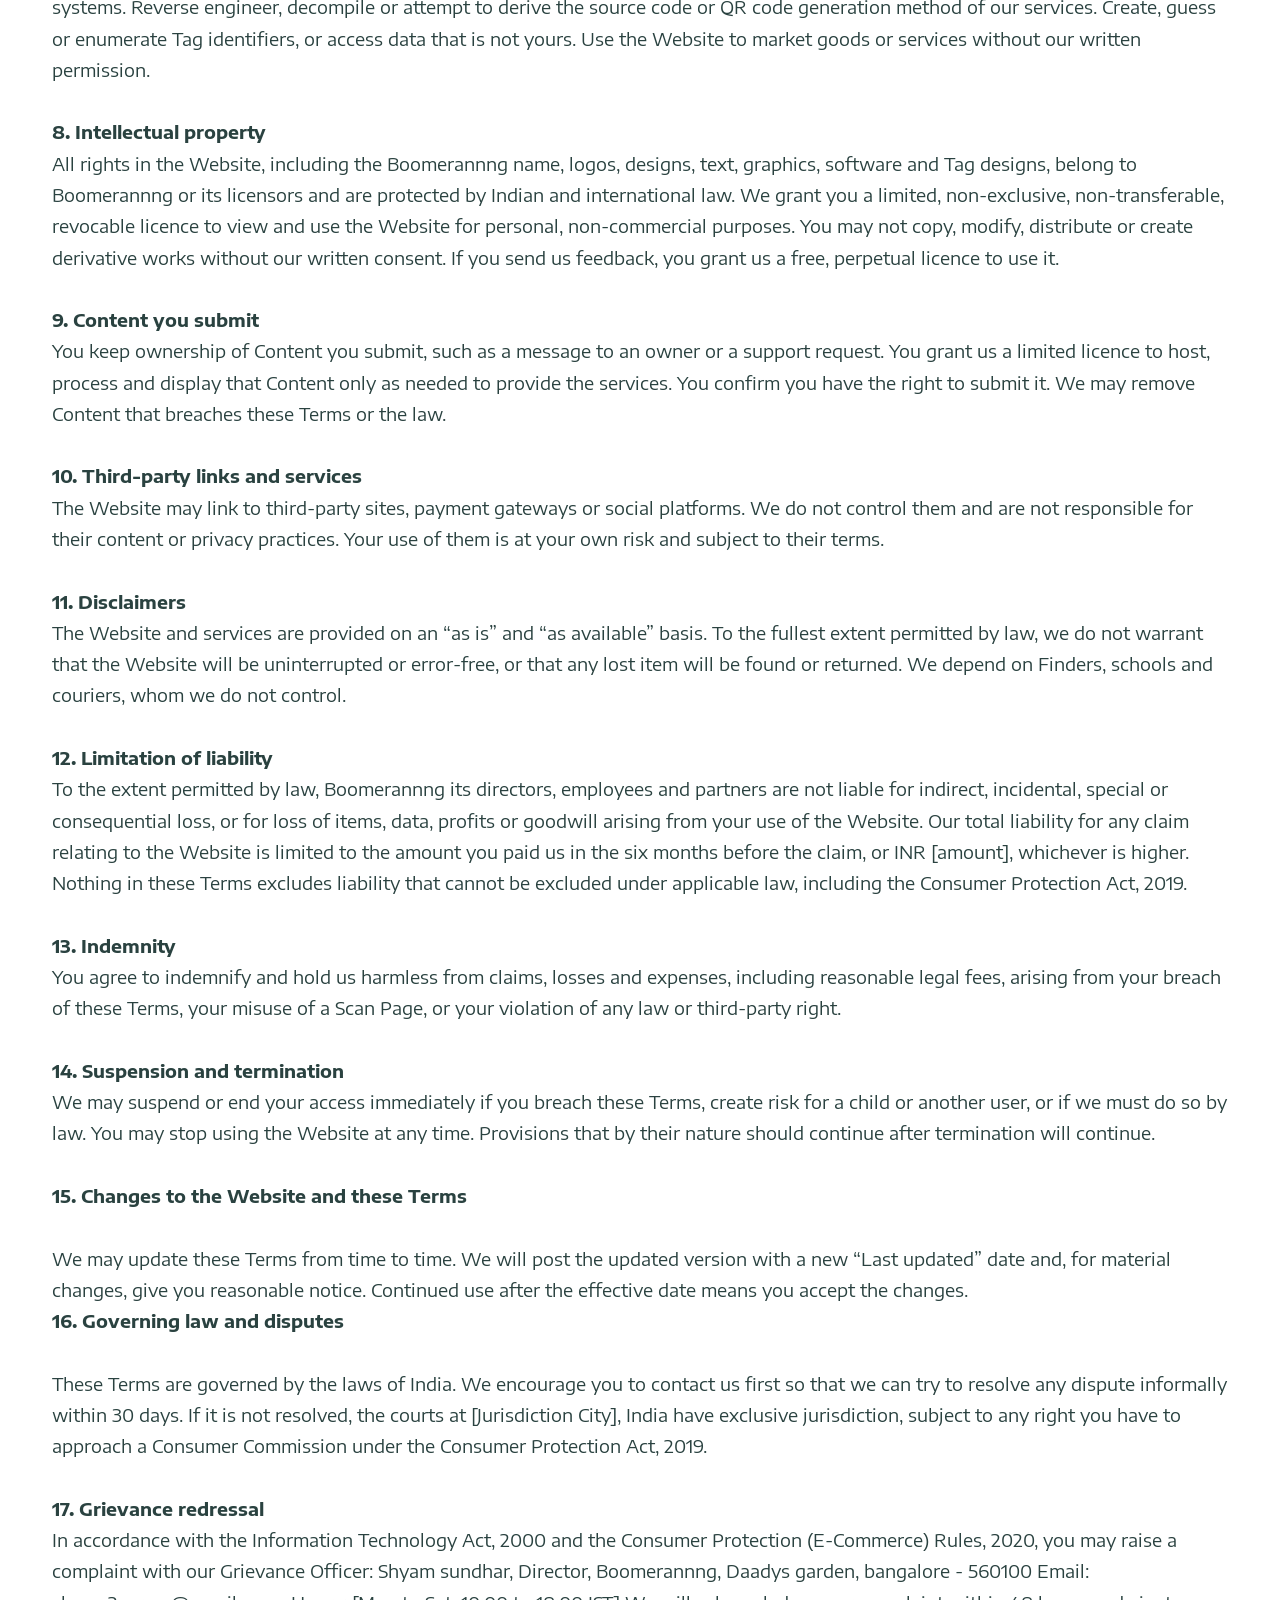
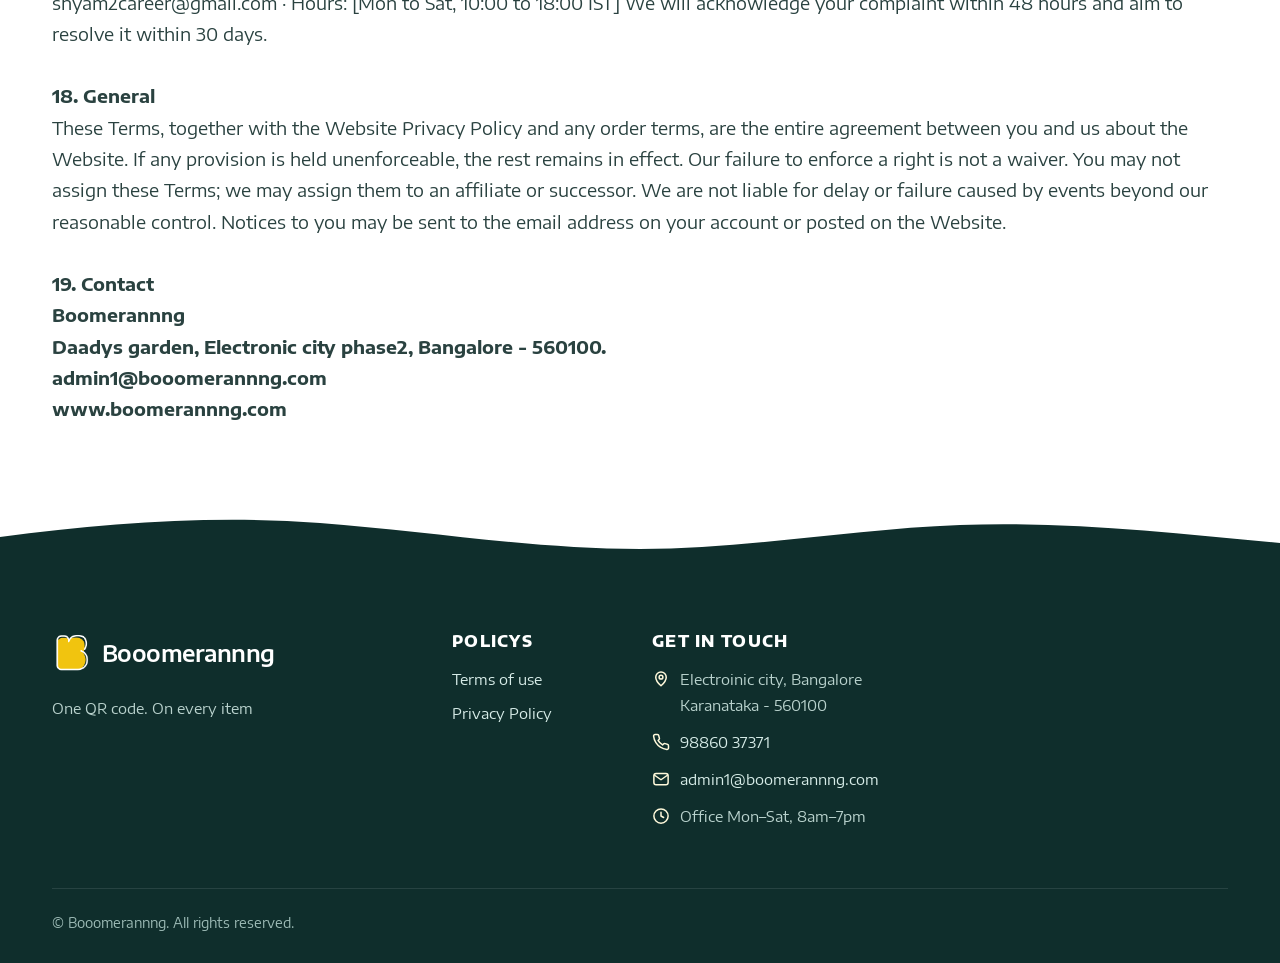
<file: Boomerannng Website/termsofuse.html>
<!DOCTYPE html>
<html lang="en">
<head>
  <script>document.documentElement.classList.add('js')</script>
  <meta charset="utf-8">
  <meta name="viewport" content="width=device-width, initial-scale=1">
  <title>Boomerannng &mdash; Contact &amp; One QR code. On every item</title>
  <!-- <meta name="description" content="Freshbrook Cleaning Co.: vetted, insured cleaners for regular home cleaning, deep cleans, end-of-tenancy, carpet and upholstery and office cleaning. Get an instant quote."> -->
  <meta name="theme-color" content="#0e7c74">
  <link rel="icon" href="img/favicon.png">

  <link rel="preconnect" href="https://fonts.googleapis.com">
  <link rel="preconnect" href="https://fonts.gstatic.com" crossorigin>
  <link href="https://fonts.googleapis.com/css2?family=Encode+Sans+Semi+Expanded:wght@100;200;300;400;500;600;700;800;900&family=Play:wght@400;700&display=swap" rel="stylesheet">

  <link rel="stylesheet" href="css/vendor/bootstrap.min.css">
  <link rel="stylesheet" href="css/style.css">
</head>
<body>

  

  <!-- ============================ HEADER ============================ -->
   <header class="site-header">
    <nav class="navbar navbar-expand-lg" aria-label="Primary">
      <div class="container">
        <a class="brand" href="index.html" aria-label="Booomerannng"><img src="img/Boo_Logo.png" width="40" height="40"><span><span class="brand-name">Boomerannng</span></span></a>

        <button class="navbar-toggler" type="button" data-bs-toggle="collapse" data-bs-target="#primary-nav" aria-controls="primary-nav" aria-expanded="false" aria-label="Toggle navigation menu">
          <span class="toggler-bar"></span>
          <span class="toggler-bar"></span>
          <span class="toggler-bar"></span>
        </button>

        <div class="collapse navbar-collapse" id="primary-nav">
          <ul class="navbar-nav nav-menu mx-auto">
            <li class="nav-item"><a class="nav-link" href="index.html#howitworks">How it works</a></li>
            <li class="nav-item"><a class="nav-link" href="index.html#Products">Products</a></li>
            <!-- <li class="nav-item"><a class="nav-link" href="pricing.html">Pricing</a></li>
            <li class="nav-item"><a class="nav-link" href="carpet.html">Carpet &amp; upholstery</a></li> -->
            <li class="nav-item"><a class="nav-link" href="contact.html">Contact</a></li>
          </ul>
          <div class="nav-actions d-flex align-items-center gap-2"><!-- 
            <a class="nav-phone" href="tel:+15550142290"><svg viewBox="0 0 24 24" fill="none" stroke="currentColor" stroke-width="2" stroke-linecap="round" stroke-linejoin="round" aria-hidden="true" focusable="false"><path d="M22 16.92v3a2 2 0 0 1-2.18 2 19.79 19.79 0 0 1-8.63-3.07 19.5 19.5 0 0 1-6-6 19.79 19.79 0 0 1-3.07-8.67A2 2 0 0 1 4.11 2h3a2 2 0 0 1 2 1.72c.13.96.36 1.9.7 2.81a2 2 0 0 1-.45 2.11L8.09 9.91a16 16 0 0 0 6 6l1.27-1.27a2 2 0 0 1 2.11-.45c.9.34 1.85.57 2.81.7A2 2 0 0 1 22 16.92z"/></svg> (555) 014-2290</a> -->
            <a class="btn btn-brook" href="booking.html">Get App</a>
          </div>
        </div>
      </div>
    </nav>
  </header>

  <main id="main">

    <!-- ============================ PAGE HERO ============================ -->
    <section class="terms page-hero" aria-labelledby="page-title">
      <div class="container">
        <ol class="crumbs" aria-label="Breadcrumb"><li><a href="index.html">Home</a></li><li aria-current="page">Terms of use</li></ol>
        <h1 id="page-title">Terms of Use</h1>
        <p>For visitors, finders and registered users of boomerannng.com
          <b>Last updated: 01 Nov 2026</b><br>
          <b>1. About these Terms</b><br>
          These Terms of Use govern your access to and use of www.boomerannng.com operated by Booomerannng, a company incorporated under the Companies Act, 2013, with its registered office at Daadys garden, electronic city, bangalore - 560100. They apply to every person who visits the website and know more about products and services.
          By accessing or using the Website you confirm that you have read, understood and agreed to these Terms and our Website Privacy Policy. If you do not agree, please do not use the Website.
          Our mobile app and supplier dashboard are governed by separate terms: the Parent App Terms of Service and the Vendor Terms and Conditions. If those terms conflict with these Terms for a particular service, the specific terms prevail for that service.<br><br>
          <b>2. Definitions</b><br>
          <b>Finder:</b> a person who finds an item carrying a unique QR code and scans it to notify the owner.<br>
          <b>Parent:</b> a parent or legal guardian who creates and holds the account.<br>
          <b>Tag:</b> a QR code product we supply, including iron-on patches, waterproof stickers, waterproof tags,key chains and Notebook labels.<br>
          <b>Scan Page:</b> the page that opens when a Tag is scanned.<br>
          <b>Content:</b> any text, images, messages or other material submitted through the Website.<br><br>
          <b>3. Eligibility</b><br>
          You must be at least 18 years old and capable of entering a binding contract under the Indian Contract Act, 1872 to create an account or place an order. The Website is not intended for use by children. If you are a child, please ask a parent or guardian to use the Website with you. If we learn that a child has created an account, we may delete it.<br><br>
          <b>4. What we provide</b><br>
          Booomerannng helps users to label their kids belongings or their individual belongings with QR code which contain kids names, kids school names, individuals name, individual phone number. so that lost items can find their way back. Through the Website you can learn about our products, contact us and scan a Tag. We may add, change or withdraw features at any time.<br><br>
          <b>5. Terms for Finders</b><br>
          If you scan a Tag, you agree that you will:
          Use the information on the Scan Page only to return the item to its owner.
          Use the “Notify owner” option, or return the item to the school office, instead of trying to contact the child or family by any other means.
          Not attempt to identify, locate, follow, photograph or contact a child, and not copy, store or share information from the Scan Page.
          Not scan or tamper with Tags for any purpose other than returning a found item.
          Contact the police or emergency services if you believe a child is at risk. Boomerannng is not an emergency service.
          The Scan Page shows only limited information chosen by the parent. It never shows an individual's phone number or email address.<br><br>
          <b>6. Your account</b><br>
          If you register, you must give accurate information, keep your login details confidential and tell us promptly if you suspect unauthorised use. You are responsible for all activity under your account. We may refuse or cancel registrations that we reasonably believe are inaccurate or fraudulent.<br><br>
          <b>7. Acceptable use</b><br>
          You must not:
          Break any law or infringe anyone’s rights.
          Harass, threaten, impersonate or deceive any person, or submit Content that is abusive, defamatory, obscene or harmful to children.
          Upload malware, scrape the Website, probe or test its security, or overload our systems.
          Reverse engineer, decompile or attempt to derive the source code or QR code generation method of our services.
          Create, guess or enumerate Tag identifiers, or access data that is not yours.
          Use the Website to market goods or services without our written permission.<br><br>
          <b>8. Intellectual property</b><br>
          All rights in the Website, including the Boomerannng name, logos, designs, text, graphics, software and Tag designs, belong to Boomerannng or its licensors and are protected by Indian and international law. We grant you a limited, non-exclusive, non-transferable, revocable licence to view and use the Website for personal, non-commercial purposes. You may not copy, modify, distribute or create derivative works without our written consent. If you send us feedback, you grant us a free, perpetual licence to use it.<br><br>
          <b>9. Content you submit</b><br>
          You keep ownership of Content you submit, such as a message to an owner or a support request. You grant us a limited licence to host, process and display that Content only as needed to provide the services. You confirm you have the right to submit it. We may remove Content that breaches these Terms or the law.<br><br>
          <b>10. Third-party links and services</b><br>
          The Website may link to third-party sites, payment gateways or social platforms. We do not control them and are not responsible for their content or privacy practices. Your use of them is at your own risk and subject to their terms.<br><br>
          <b>11. Disclaimers</b><br>
          The Website and services are provided on an “as is” and “as available” basis. To the fullest extent permitted by law, we do not warrant that the Website will be uninterrupted or error-free, or that any lost item will be found or returned. We depend on Finders, schools and couriers, whom we do not control.<br><br>
          <b>12. Limitation of liability</b><br>
          To the extent permitted by law, Boomerannng its directors, employees and partners are not liable for indirect, incidental, special or consequential loss, or for loss of items, data, profits or goodwill arising from your use of the Website. Our total liability for any claim relating to the Website is limited to the amount you paid us in the six months before the claim, or INR [amount], whichever is higher. Nothing in these Terms excludes liability that cannot be excluded under applicable law, including the Consumer Protection Act, 2019.<br><br>
          <b>13. Indemnity</b><br>
          You agree to indemnify and hold us harmless from claims, losses and expenses, including reasonable legal fees, arising from your breach of these Terms, your misuse of a Scan Page, or your violation of any law or third-party right.<br><br>
          <b>14. Suspension and termination</b><br>
          We may suspend or end your access immediately if you breach these Terms, create risk for a child or another user, or if we must do so by law. You may stop using the Website at any time. Provisions that by their nature should continue after termination will continue.<br><br>
          <b>15. Changes to the Website and these Terms</b><br><br>
          We may update these Terms from time to time. We will post the updated version with a new “Last updated” date and, for material changes, give you reasonable notice. Continued use after the effective date means you accept the changes.<br>
          <b>16. Governing law and disputes</b><br><br>
          These Terms are governed by the laws of India. We encourage you to contact us first so that we can try to resolve any dispute informally within 30 days. If it is not resolved, the courts at [Jurisdiction City], India have exclusive jurisdiction, subject to any right you have to approach a Consumer Commission under the Consumer Protection Act, 2019.<br><br>
          <b>17. Grievance redressal</b><br>
          In accordance with the Information Technology Act, 2000 and the Consumer Protection (E-Commerce) Rules, 2020, you may raise a complaint with our Grievance Officer:
          Shyam sundhar, Director, Boomerannng, Daadys garden, bangalore - 560100
          Email: shyam2career@gmail.com · Hours: [Mon to Sat, 10:00 to 18:00 IST]
          We will acknowledge your complaint within 48 hours and aim to resolve it within 30 days.<br><br>
          <b>18. General</b><br>
          These Terms, together with the Website Privacy Policy and any order terms, are the entire agreement between you and us about the Website. If any provision is held unenforceable, the rest remains in effect. Our failure to enforce a right is not a waiver. You may not assign these Terms; we may assign them to an affiliate or successor. We are not liable for delay or failure caused by events beyond our reasonable control. Notices to you may be sent to the email address on your account or posted on the Website.<br><br>
          <b>19. Contact</b><br>
          <b>Boomerannng <br>Daadys garden, Electronic city phase2, Bangalore - 560100. <br>admin1@booomerannng.com <br>www.boomerannng.com </b>
          </p>
      </div>
    </section>

  </main>

  <!-- ============================ FOOTER ============================ -->
   <footer class="site-footer">
    <div class="container">
      <div class="row gx-4 gy-5">
        <div class="col-lg-4">
          <a class="brand" href="index.html" aria-label="Freshbrook Cleaning Co. home"><img src="img/Boo_Logo_white.png" width="40" height="40"><span><span class="brand-name">Booomerannng</span></span></a>
          <p class="footer-about">One QR code. On every item</p><!-- 
          <div class="footer-badges"><span>Fully insured</span><span>Background-checked team</span><span>Eco products</span></div> -->
        </div>
        <!-- <div class="col-6 col-md-4 col-lg-2">
          <h2>Products</h2>
          <ul class="footer-links">
            <li><a href="index.html#services">Regular home cleaning</a></li>
            <li><a href="pricing.html?service=deep">Deep clean</a></li>
            <li><a href="pricing.html?service=tenancy">End-of-tenancy</a></li>
            <li><a href="carpet.html">Carpet &amp; upholstery</a></li>
            <li><a href="contact.html?topic=office">Office cleaning</a></li>
          </ul>
        </div> -->
        <div class="col-6 col-md-4 col-lg-2">
          <h2>Policys</h2>
          <ul class="footer-links">
            <li><a href="termsofuse.html">Terms of use</a></li>
            <li><a href="privacypolicy.html">Privacy Policy</a></li>
          </ul>
        </div>
        <div class="col-md-4 col-lg-4">
          <h2>Get in touch</h2>
          <ul class="footer-contact">
            <li><svg viewBox="0 0 24 24" fill="none" stroke="currentColor" stroke-width="2" stroke-linecap="round" stroke-linejoin="round" aria-hidden="true" focusable="false"><path d="M12 21s-7-6.2-7-11.5a7 7 0 0 1 14 0C19 14.8 12 21 12 21z"/><circle cx="12" cy="9.5" r="2.5"/></svg><span>Electroinic city, Bangalore<br>Karanataka - 560100</span></li>
            <li><svg viewBox="0 0 24 24" fill="none" stroke="currentColor" stroke-width="2" stroke-linecap="round" stroke-linejoin="round" aria-hidden="true" focusable="false"><path d="M22 16.92v3a2 2 0 0 1-2.18 2 19.79 19.79 0 0 1-8.63-3.07 19.5 19.5 0 0 1-6-6 19.79 19.79 0 0 1-3.07-8.67A2 2 0 0 1 4.11 2h3a2 2 0 0 1 2 1.72c.13.96.36 1.9.7 2.81a2 2 0 0 1-.45 2.11L8.09 9.91a16 16 0 0 0 6 6l1.27-1.27a2 2 0 0 1 2.11-.45c.9.34 1.85.57 2.81.7A2 2 0 0 1 22 16.92z"/></svg><a href="tel:+919886037371">98860 37371</a></li>
            <li><svg viewBox="0 0 24 24" fill="none" stroke="currentColor" stroke-width="2" stroke-linecap="round" stroke-linejoin="round" aria-hidden="true" focusable="false"><rect x="2.5" y="4.5" width="19" height="15" rx="3"/><path d="m3.5 7 8.5 6 8.5-6"/></svg><a href="mailto:admin1@Boomerannng.com">admin1@boomerannng.com</a></li>
            <li><svg viewBox="0 0 24 24" fill="none" stroke="currentColor" stroke-width="2" stroke-linecap="round" stroke-linejoin="round" aria-hidden="true" focusable="false"><circle cx="12" cy="12" r="9.5"/><polyline points="12 7 12 12 15.5 14"/></svg><span>Office Mon&ndash;Sat, 8am&ndash;7pm</span></li>
          </ul>
        </div>
      </div>
      <div class="footer-bottom">
        <span>&copy; Booomerannng. All rights reserved.</span>
      </div>
    </div>
  </footer>

  <script src="js/vendor/bootstrap.bundle.min.js"></script>
  <script src="js/main.js"></script>
</body>
</html>
</file>
